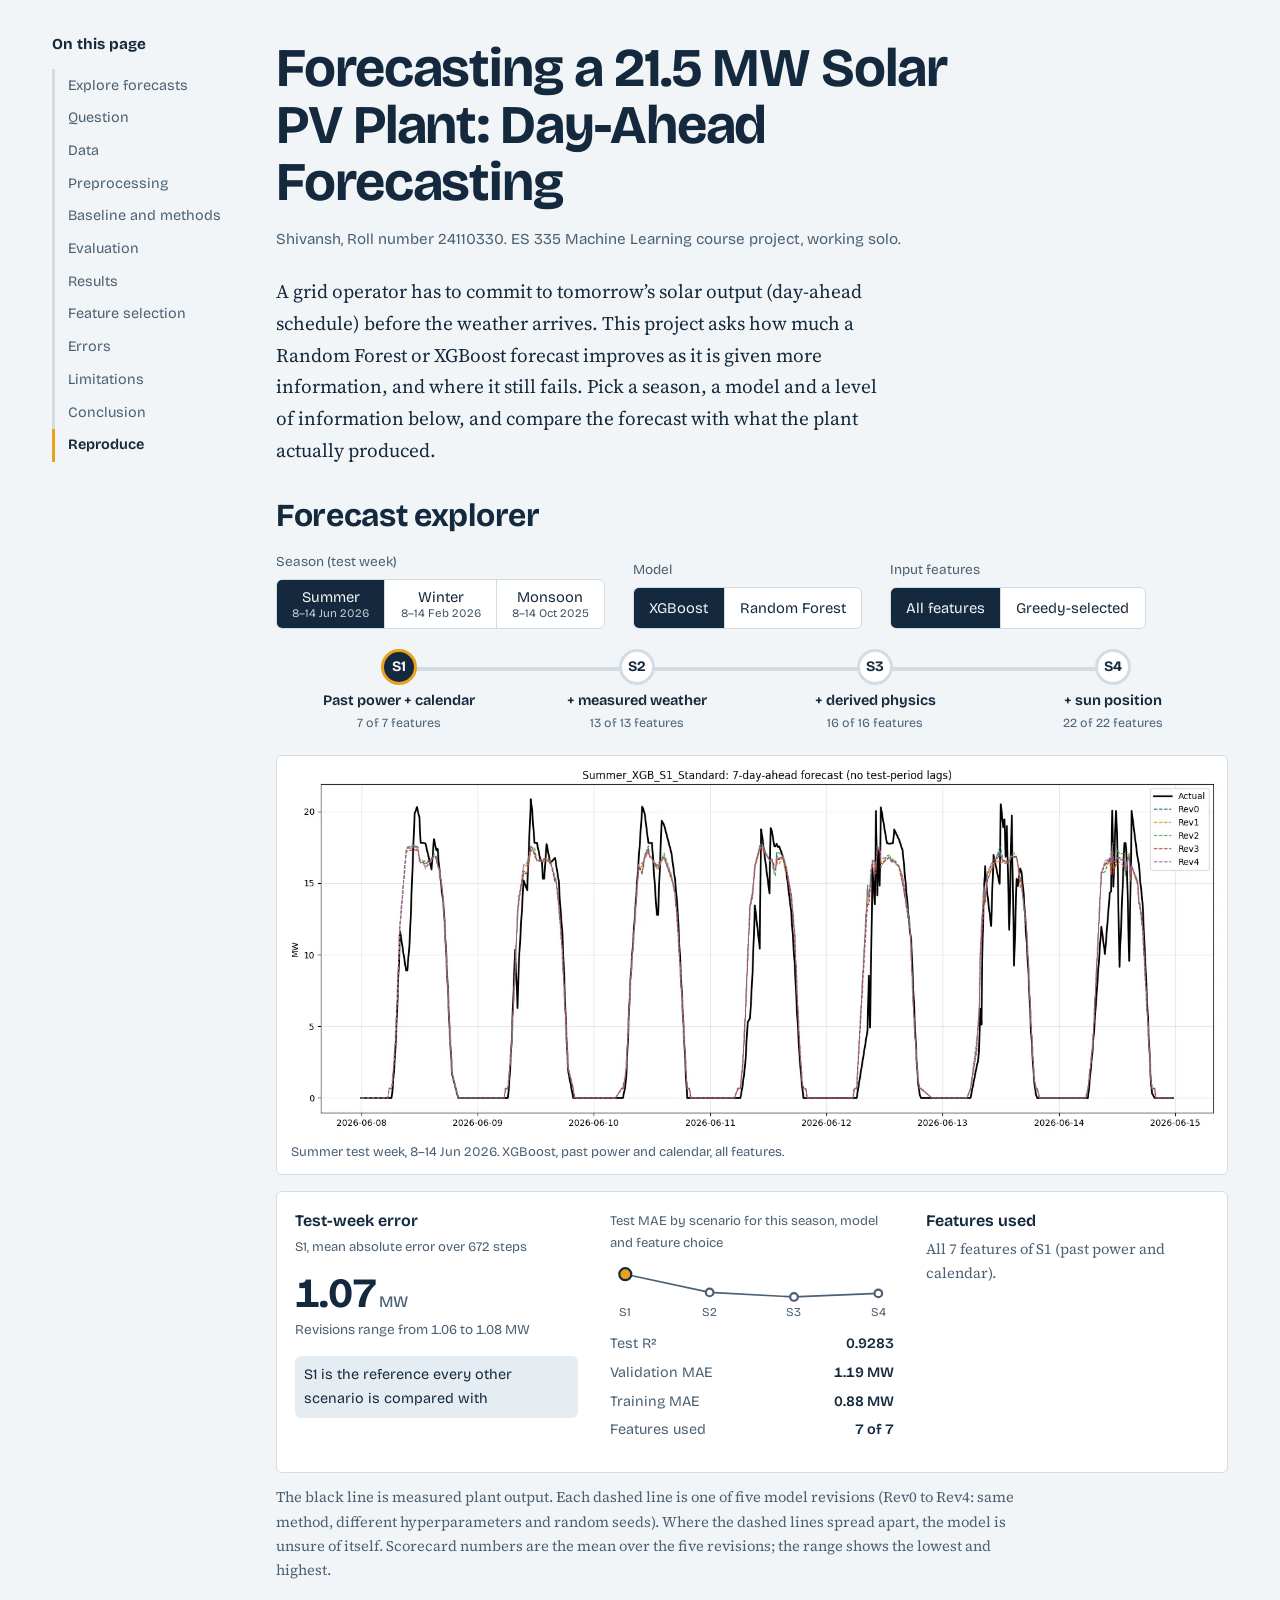
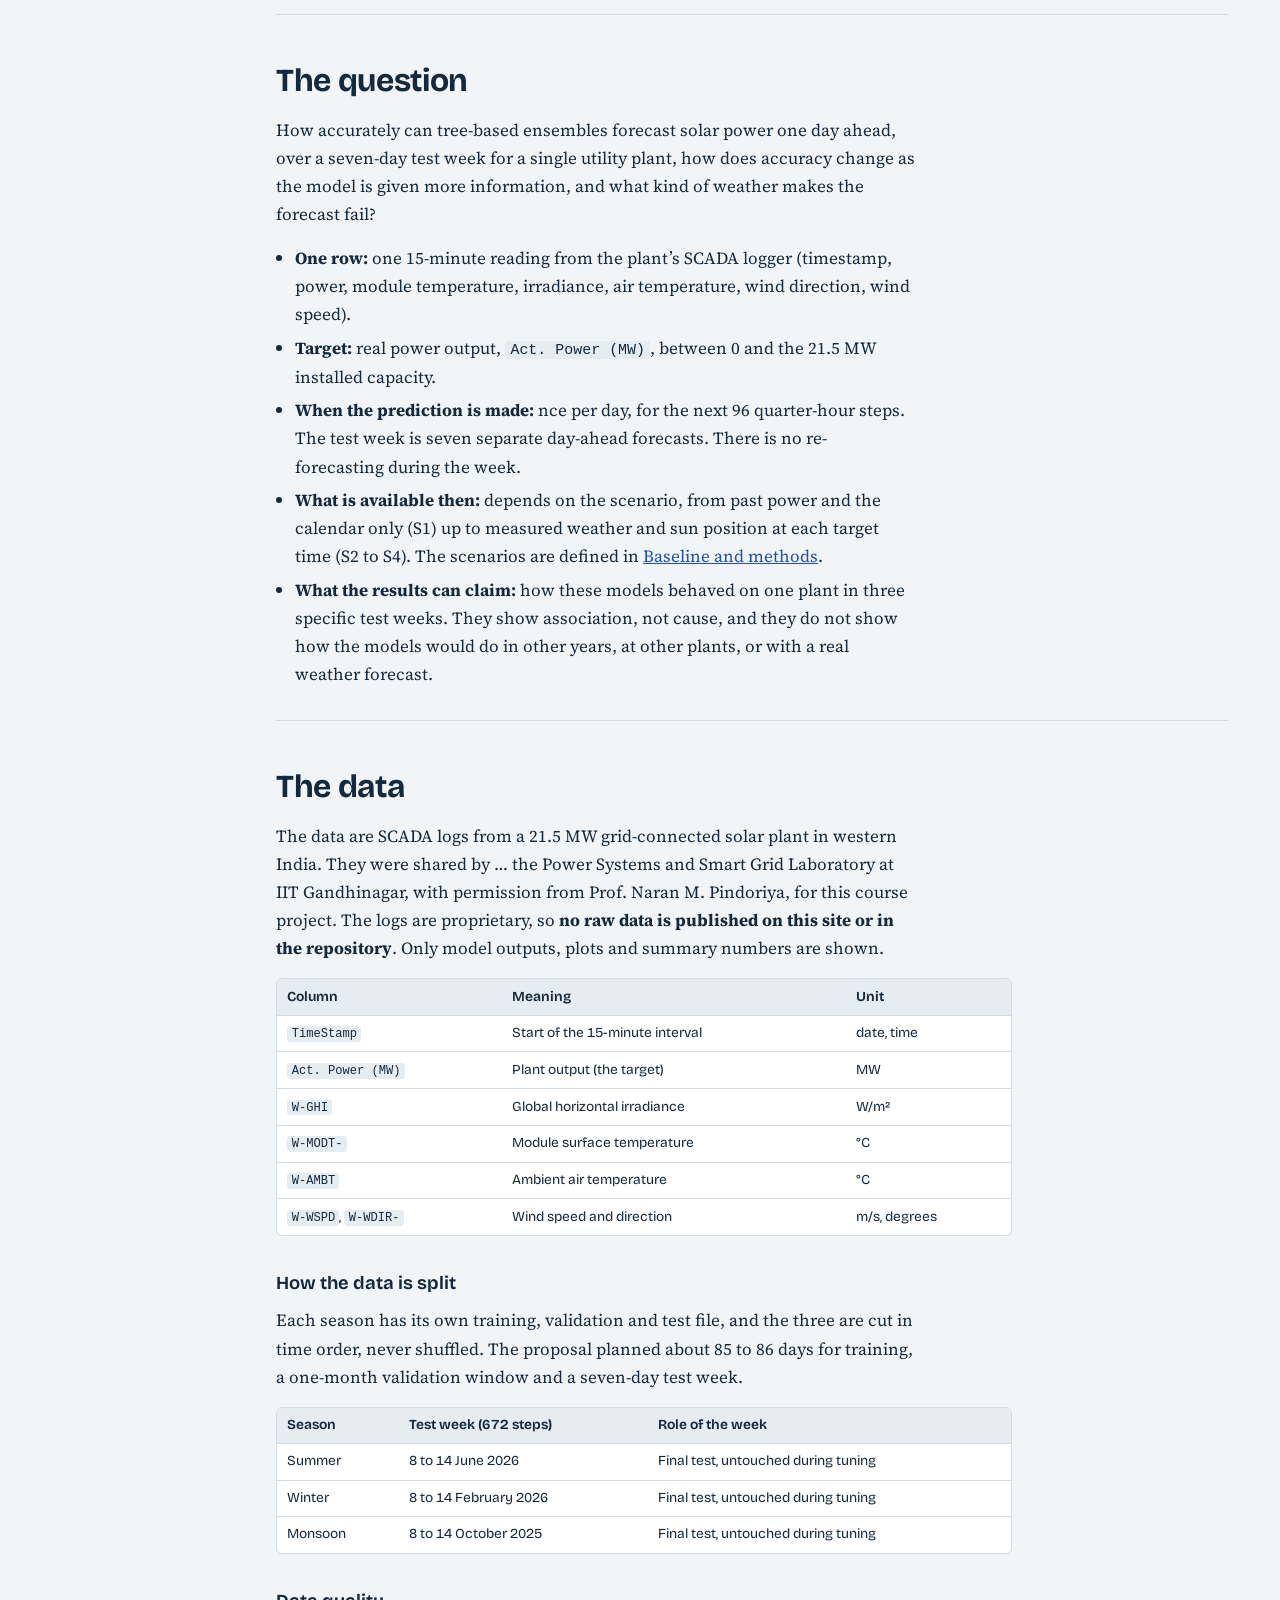
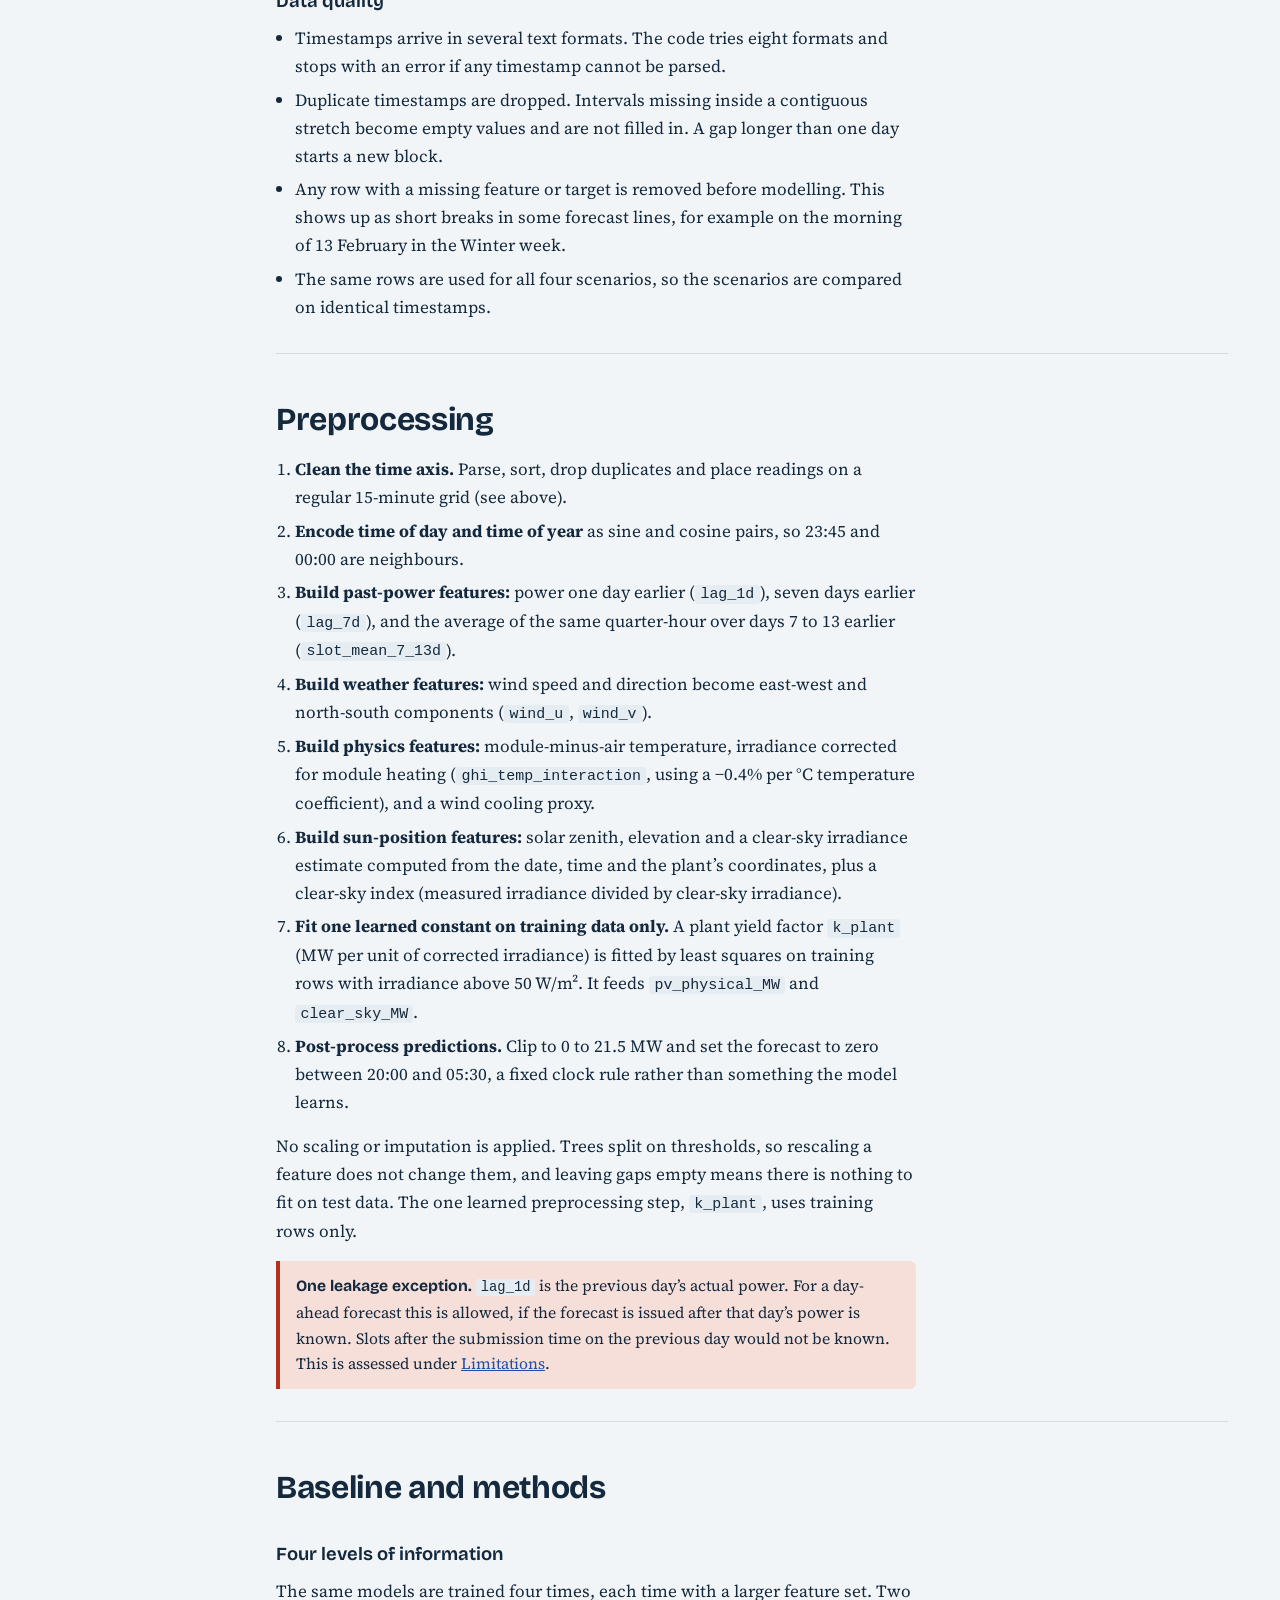
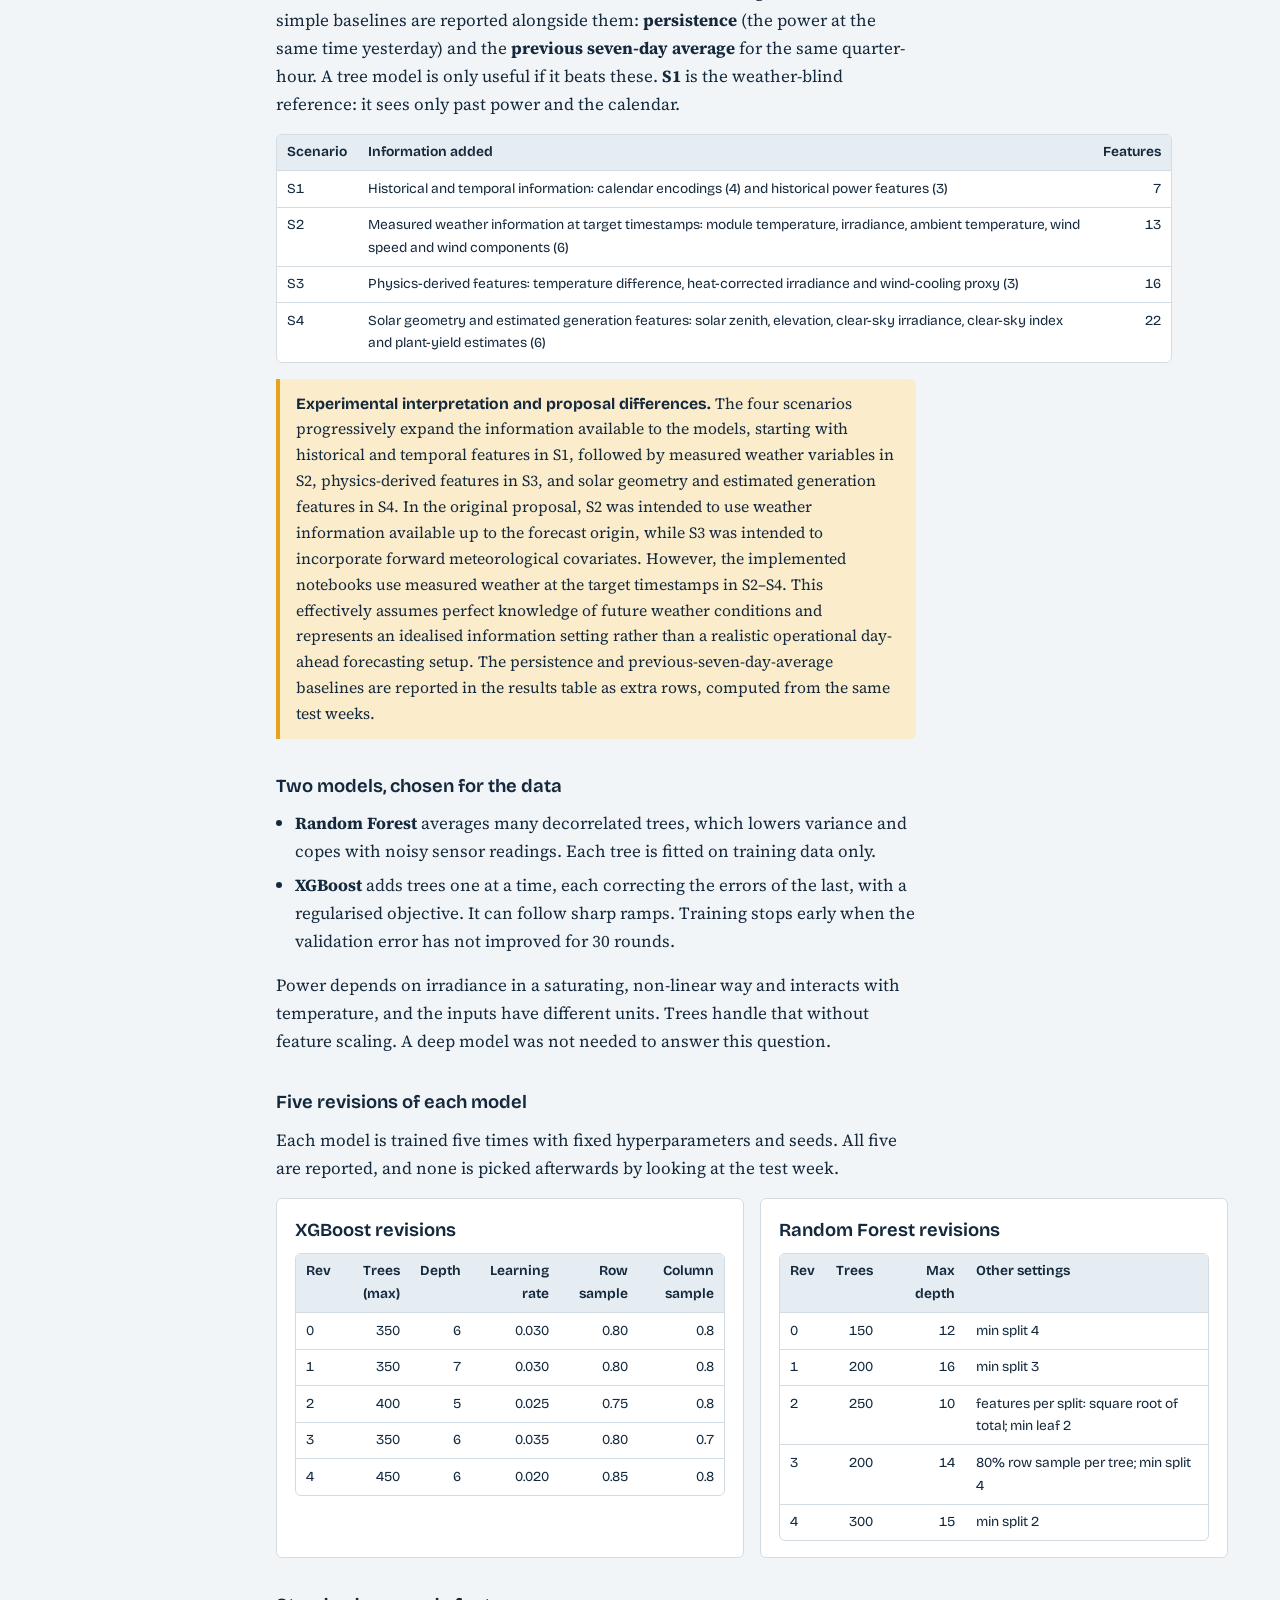
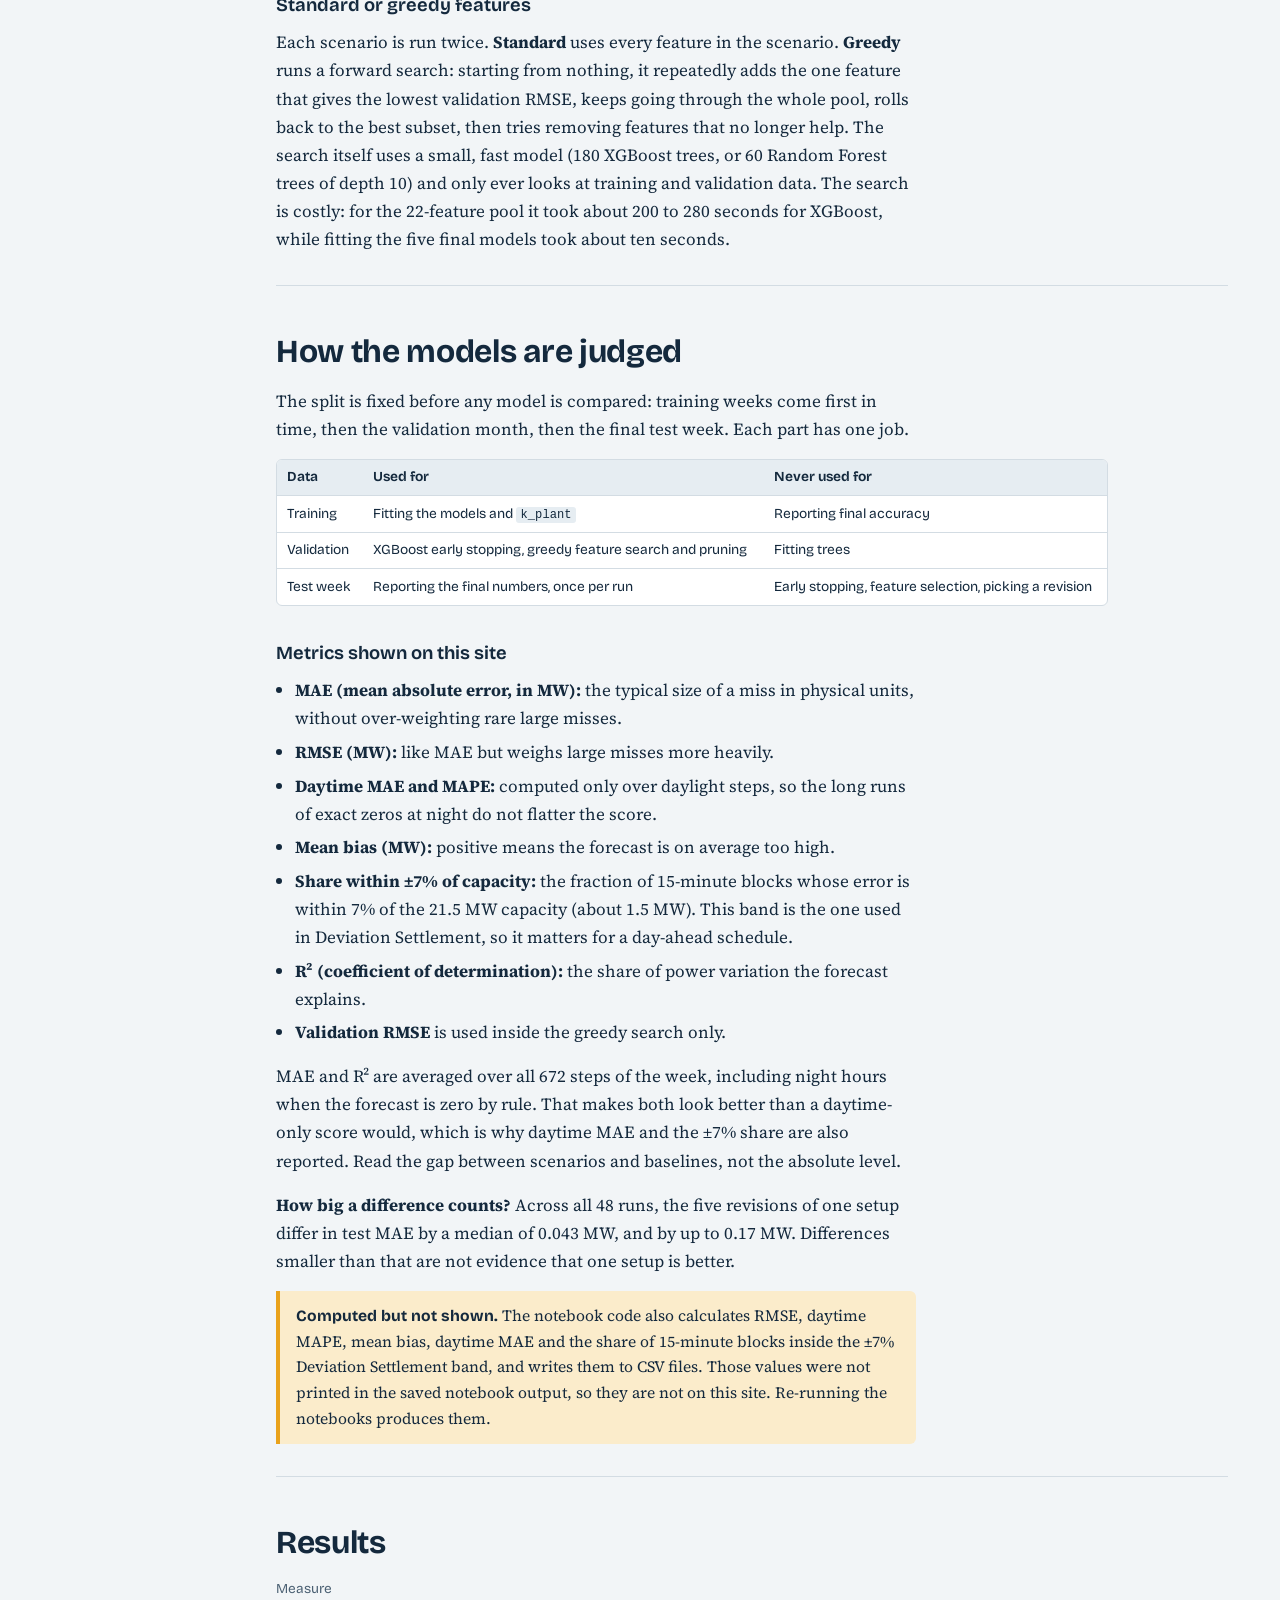
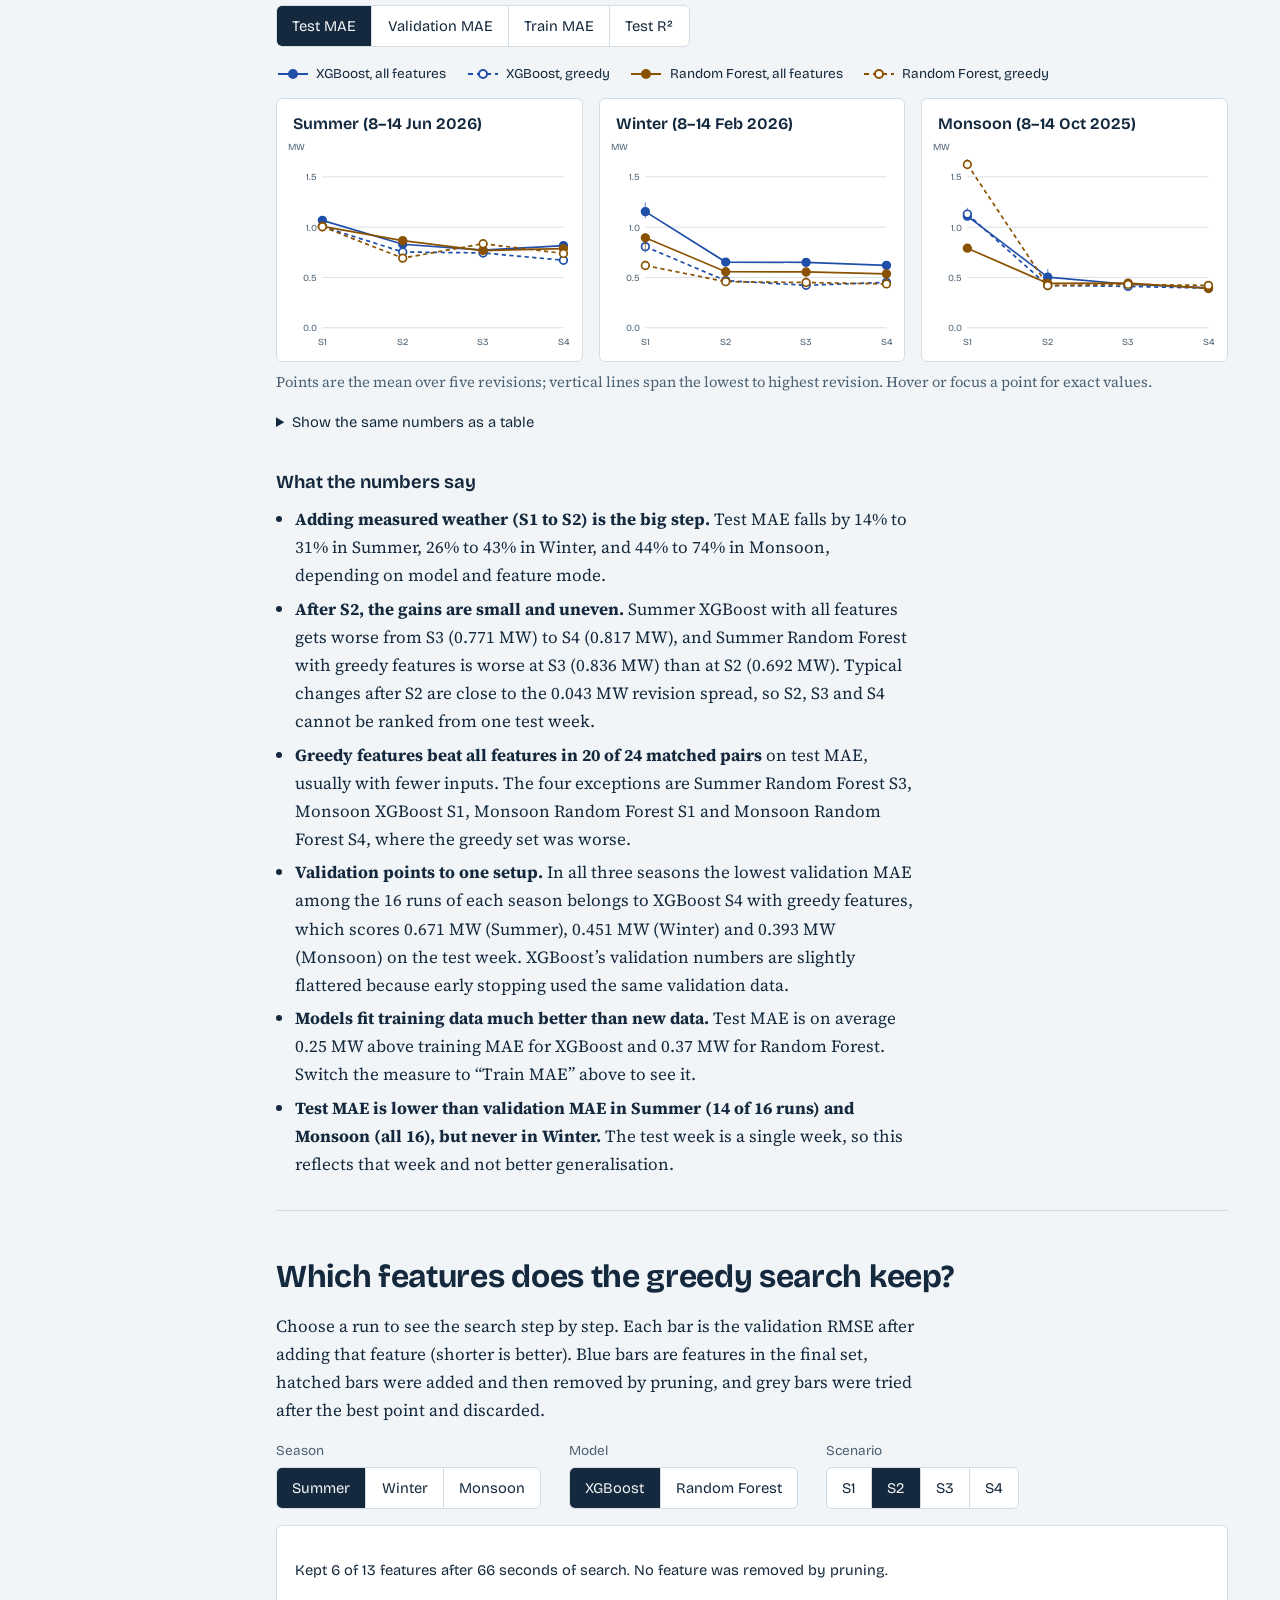
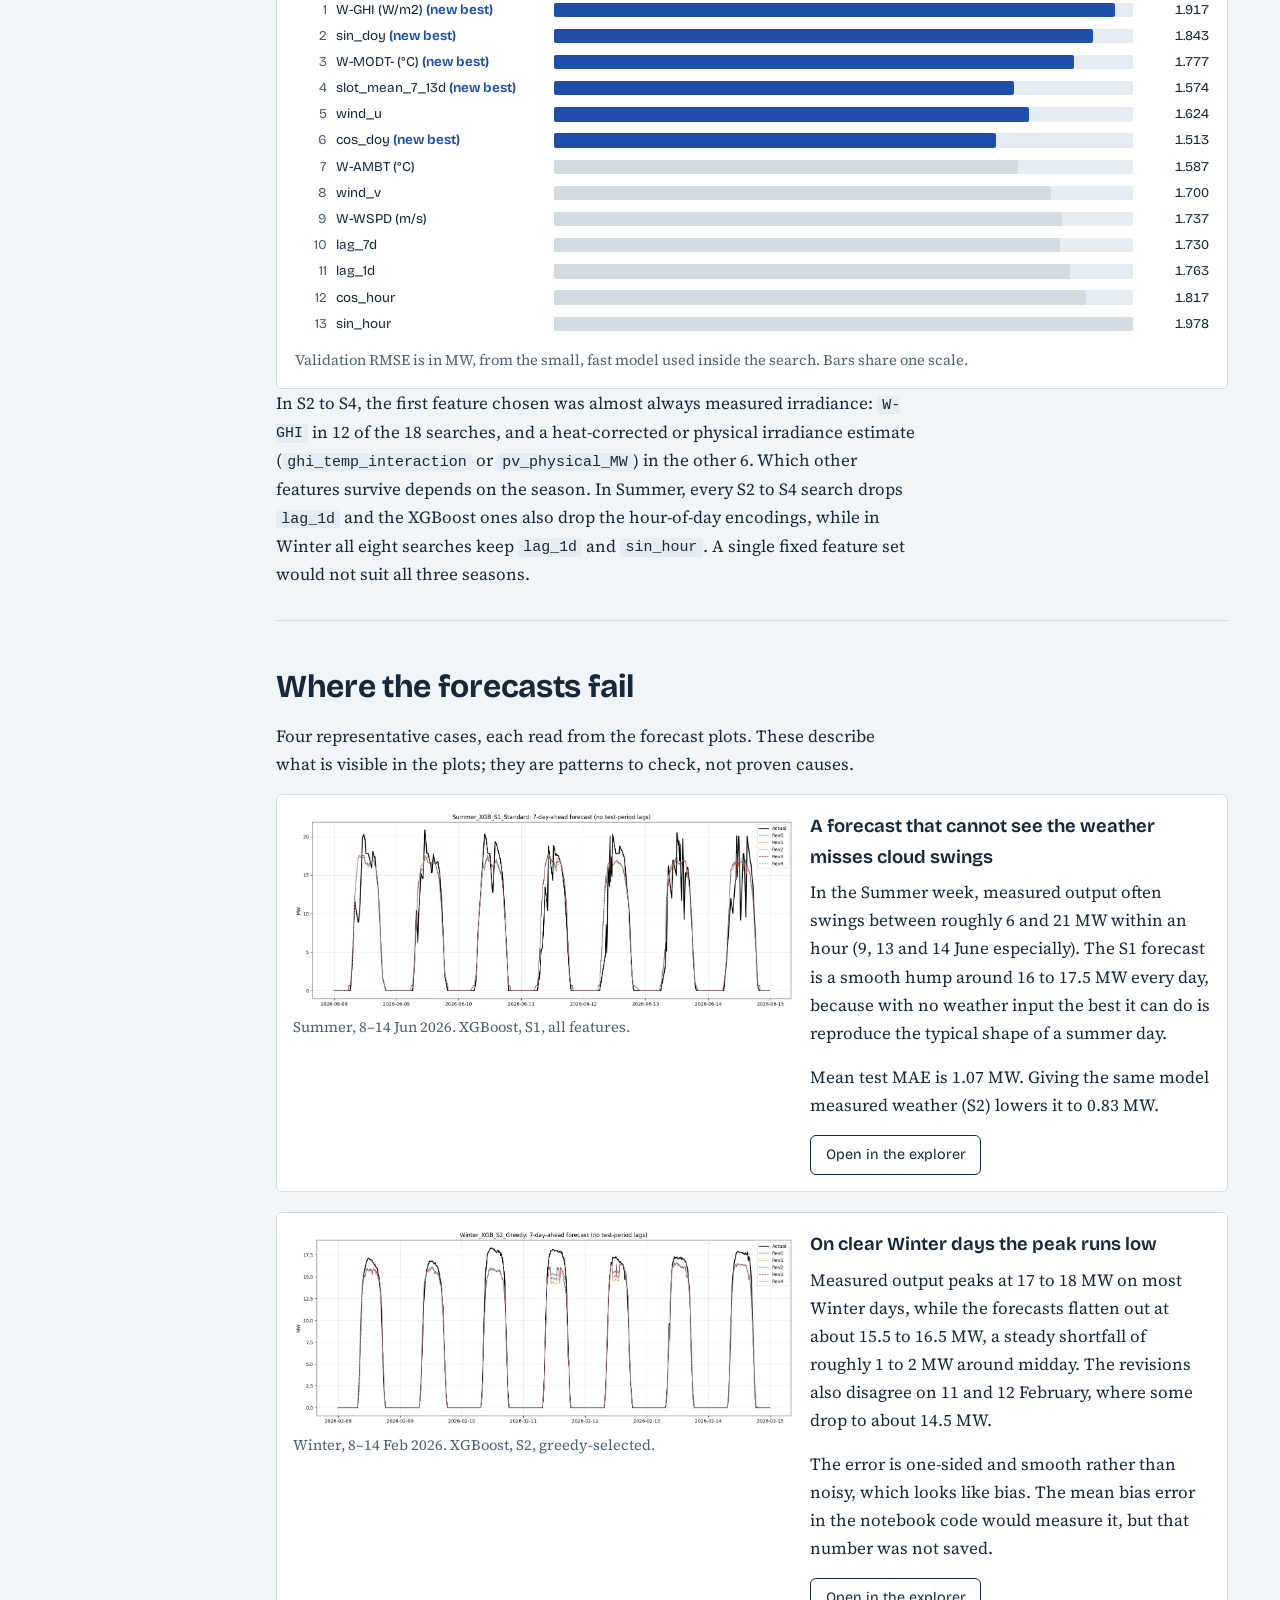
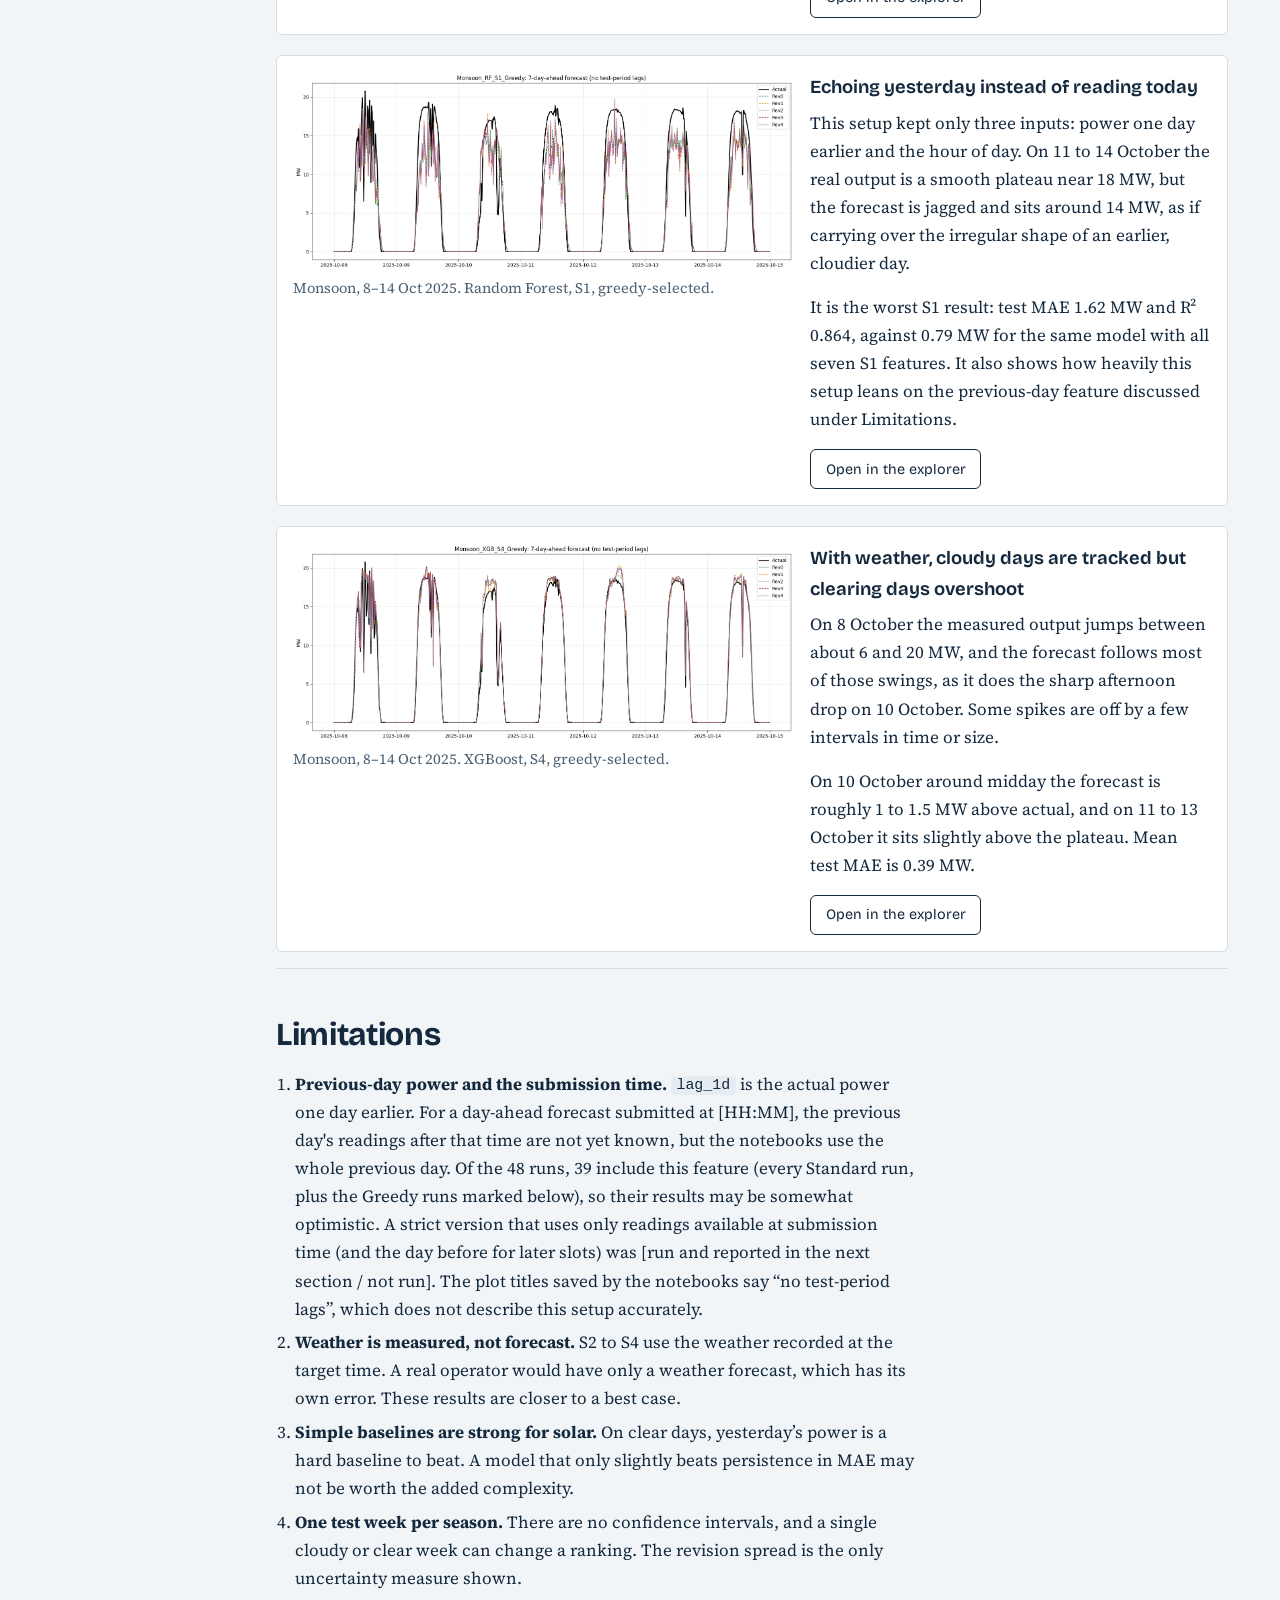
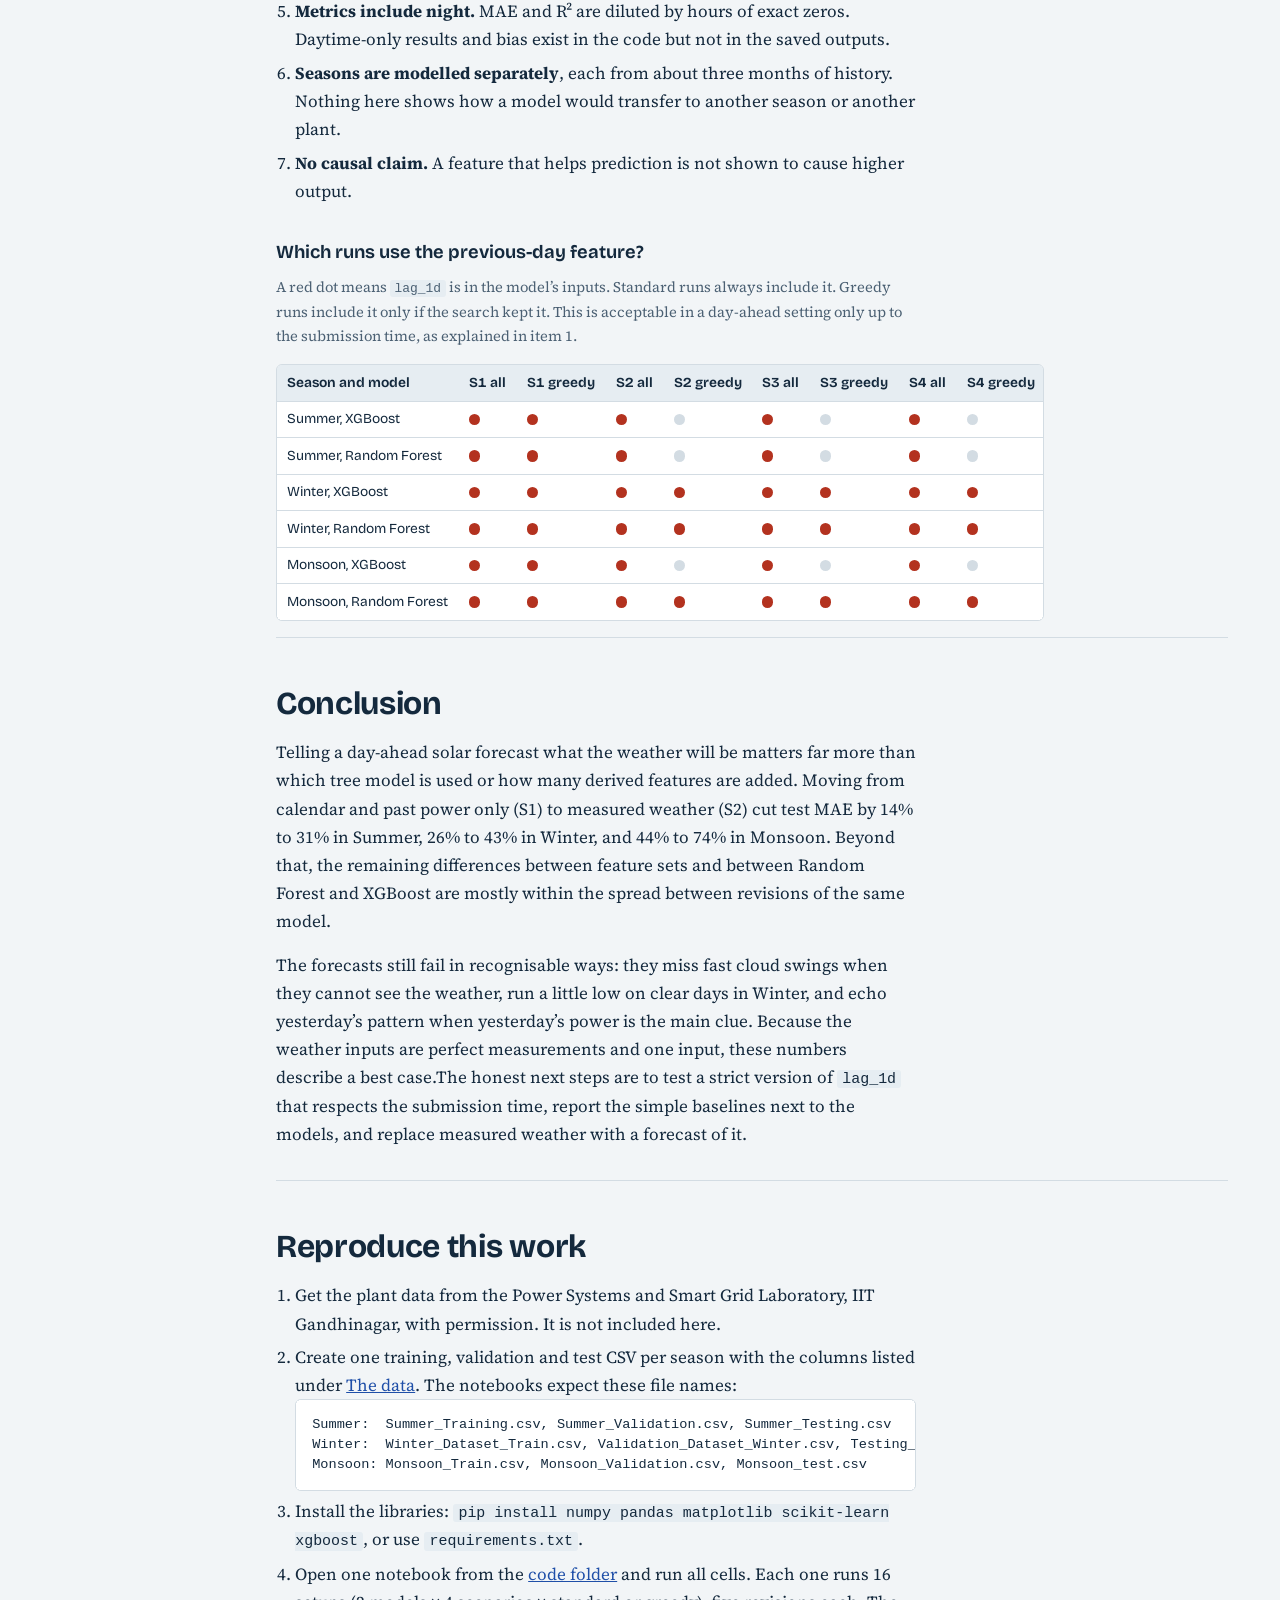
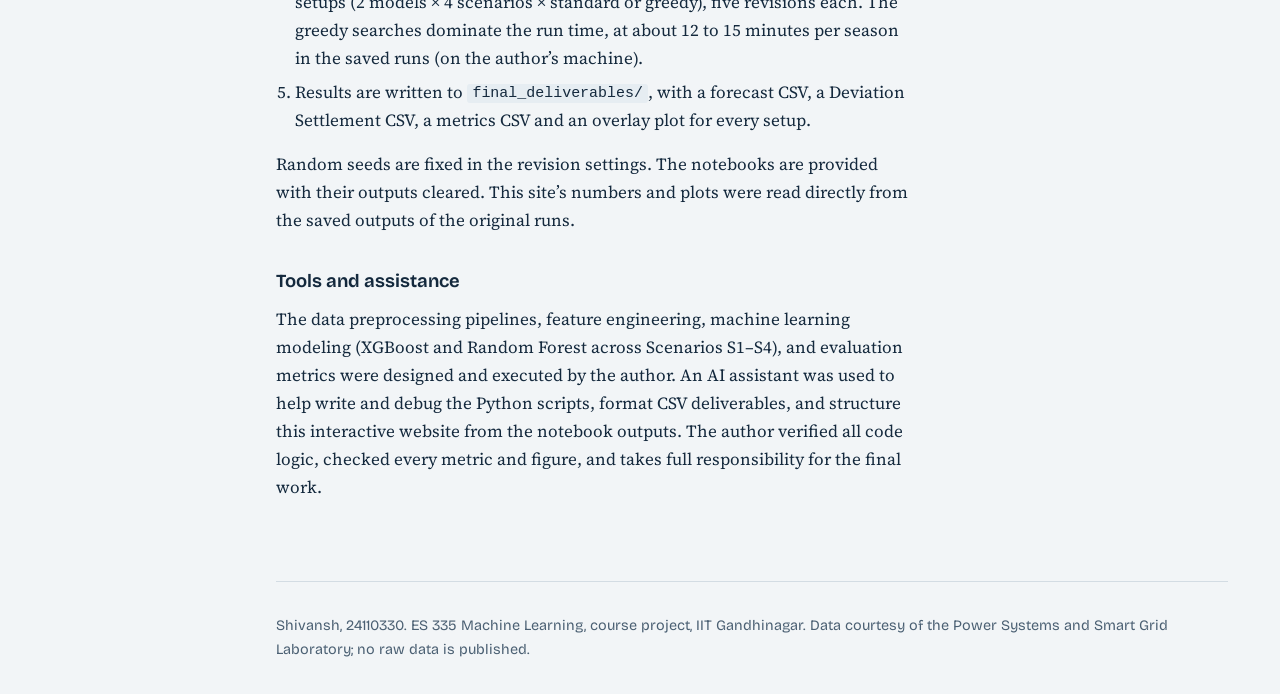
<file: index.html>
<!DOCTYPE html>
<html lang="en">
<head>
<meta charset="utf-8">
<meta name="viewport" content="width=device-width, initial-scale=1">
<title>Forecasting a 21.5 MW solar plant, Day Ahead</title>
<meta name="description" content="ES 335 course project: Random Forest and XGBoost forecasts of a 21.5 MW solar PV plant over three seasonal test weeks, with four levels of input information.day ahead.">
<link rel="icon" href="data:image/svg+xml,%3Csvg xmlns='http://www.w3.org/2000/svg' viewBox='0 0 100 100'%3E%3Ctext y='.9em' font-size='90'%3E☀%3C/text%3E%3C/svg%3E">
<link rel="preconnect" href="https://fonts.googleapis.com">
<link rel="preconnect" href="https://fonts.gstatic.com" crossorigin>
<link href="https://fonts.googleapis.com/css2?family=Bricolage+Grotesque:opsz,wght@12..96,400;12..96,500;12..96,650;12..96,700&family=Source+Serif+4:ital,opsz,wght@0,8..60,400;0,8..60,600;1,8..60,400&display=swap" rel="stylesheet">
<link rel="stylesheet" href="assets/style.css">
</head>
<body>
<a class="skip" href="#main">Skip to content</a>
<div class="shell">
<nav class="toc" aria-label="Sections">
  <strong>On this page</strong>
  <a href="#explorer">Explore forecasts</a>
  <a href="#question">Question</a>
  <a href="#data">Data</a>
  <a href="#preprocessing">Preprocessing</a>
  <a href="#methods">Baseline and methods</a>
  <a href="#evaluation">Evaluation</a>
  <a href="#results">Results</a>
  <a href="#selection">Feature selection</a>
  <a href="#errors">Errors</a>
  <a href="#limitations">Limitations</a>
  <a href="#conclusion">Conclusion</a>
  <a href="#reproduce">Reproduce</a>
</nav>

<main id="main">

<section class="first hero" aria-labelledby="h-top">
  <h1 id="h-top">Forecasting a 21.5 MW Solar PV Plant: Day-Ahead Forecasting</h1>
  <p class="byline">Shivansh, Roll number 24110330. ES 335 Machine Learning course project, working solo.</p>
  <p class="lead">A grid operator has to commit to tomorrow’s solar output (day-ahead schedule) before the weather arrives. This project asks how much a Random Forest or XGBoost forecast improves as it is given more information, and where it still fails. Pick a season, a model and a level of information below, and compare the forecast with what the plant actually produced.</p>
</section>

<section id="explorer" class="first" style="padding-top:0;border-top:0" aria-labelledby="h-explorer">
  <h2 id="h-explorer">Forecast explorer</h2>
  <div class="controls">
    <fieldset class="ctl"><legend>Season (test week)</legend>
      <div class="seg" role="radiogroup" aria-label="Season" data-ctl="season"></div></fieldset>
    <fieldset class="ctl"><legend>Model</legend>
      <div class="seg" role="radiogroup" aria-label="Model" data-ctl="model"></div></fieldset>
    <fieldset class="ctl"><legend>Input features</legend>
      <div class="seg" role="radiogroup" aria-label="Input features" data-ctl="mode"></div></fieldset>
  </div>

  <div class="rail" id="rail" role="radiogroup" aria-label="Level of information given to the model"><span class="fill" id="railfill" aria-hidden="true"></span></div>

  <div class="explorer">
    <figure class="plot" id="plotbox" style="margin:0">
      <img id="plotimg" alt="" width="1489" height="590">
      <div class="empty" id="plotempty" hidden></div>
      <figcaption id="plotcap"></figcaption>
    </figure>
    <aside class="score" id="score" aria-live="polite" aria-label="Scorecard for the selected forecast"></aside>
  </div>
  <p class="small" style="max-width:48rem;margin-top:.75rem">The black line is measured plant output. Each dashed line is one of five model revisions (Rev0 to Rev4: same method, different hyperparameters and random seeds). Where the dashed lines spread apart, the model is unsure of itself. Scorecard numbers are the mean over the five revisions; the range shows the lowest and highest.</p>
</section>

<section id="question" aria-labelledby="h-question">
  <h2 id="h-question">The question</h2>
  <div class="prose">
    <p>How accurately can tree-based ensembles forecast solar power one day ahead, over a seven-day test week for a single utility plant, how does accuracy change as the model is given more information, and what kind of weather makes the forecast fail?</p>
    <ul>
      <li><strong>One row:</strong> one 15-minute reading from the plant’s SCADA logger (timestamp, power, module temperature, irradiance, air temperature, wind direction, wind speed).</li>
      <li><strong>Target:</strong> real power output, <code>Act. Power (MW)</code>, between 0 and the 21.5 MW installed capacity.</li>
      <li><strong>When the prediction is made:</strong> nce per day, for the next 96 quarter-hour steps. The test week is seven separate day-ahead forecasts. There is no re-forecasting during the week.</li>
      <li><strong>What is available then:</strong> depends on the scenario, from past power and the calendar only (S1) up to measured weather and sun position at each target time (S2 to S4). The scenarios are defined in <a href="#methods">Baseline and methods</a>.</li>
      <li><strong>What the results can claim:</strong> how these models behaved on one plant in three specific test weeks. They show association, not cause, and they do not show how the models would do in other years, at other plants, or with a real weather forecast.</li>
    </ul>
  </div>
</section>

<section id="data" aria-labelledby="h-data">
  <h2 id="h-data">The data</h2>
  <div class="prose">
<p>The data are SCADA logs from a 21.5 MW grid-connected solar plant in western India. They were shared by … the Power Systems and Smart Grid Laboratory at IIT Gandhinagar, with permission from Prof. Naran M. Pindoriya, for this course project. The logs are proprietary, so <strong>no raw data is published on this site or in the repository</strong>. Only model outputs, plots and summary numbers are shown.</p>
  </div>
  <div class="tablewrap" style="max-width:46rem"><table>
    <thead><tr><th>Column</th><th>Meaning</th><th>Unit</th></tr></thead>
    <tbody>
      <tr><td><code>TimeStamp</code></td><td>Start of the 15-minute interval</td><td>date, time</td></tr>
      <tr><td><code>Act. Power (MW)</code></td><td>Plant output (the target)</td><td>MW</td></tr>
      <tr><td><code>W-GHI</code></td><td>Global horizontal irradiance</td><td>W/m²</td></tr>
      <tr><td><code>W-MODT-</code></td><td>Module surface temperature</td><td>°C</td></tr>
      <tr><td><code>W-AMBT</code></td><td>Ambient air temperature</td><td>°C</td></tr>
      <tr><td><code>W-WSPD</code>, <code>W-WDIR-</code></td><td>Wind speed and direction</td><td>m/s, degrees</td></tr>
    </tbody></table></div>
  <div class="prose">
    <h3>How the data is split</h3>
    <p>Each season has its own training, validation and test file, and the three are cut in time order, never shuffled. The proposal planned about 85 to 86 days for training, a one-month validation window and a seven-day test week.</p>
  </div>
  <div class="tablewrap" style="max-width:46rem"><table>
    <thead><tr><th>Season</th><th>Test week (672 steps)</th><th>Role of the week</th></tr></thead>
    <tbody>
      <tr><td>Summer</td><td>8 to 14 June 2026</td><td>Final test, untouched during tuning</td></tr>
      <tr><td>Winter</td><td>8 to 14 February 2026</td><td>Final test, untouched during tuning</td></tr>
      <tr><td>Monsoon</td><td>8 to 14 October 2025</td><td>Final test, untouched during tuning</td></tr>
    </tbody></table></div>
  <div class="prose">
    <h3>Data quality</h3>
    <ul>
      <li>Timestamps arrive in several text formats. The code tries eight formats and stops with an error if any timestamp cannot be parsed.</li>
      <li>Duplicate timestamps are dropped. Intervals missing inside a contiguous stretch become empty values and are not filled in. A gap longer than one day starts a new block.</li>
      <li>Any row with a missing feature or target is removed before modelling. This shows up as short breaks in some forecast lines, for example on the morning of 13 February in the Winter week.</li>
      <li>The same rows are used for all four scenarios, so the scenarios are compared on identical timestamps.</li>
    </ul>
  </div>
</section>

<section id="preprocessing" aria-labelledby="h-pre">
  <h2 id="h-pre">Preprocessing</h2>
  <div class="prose">
    <ol>
      <li><strong>Clean the time axis.</strong> Parse, sort, drop duplicates and place readings on a regular 15-minute grid (see above).</li>
      <li><strong>Encode time of day and time of year</strong> as sine and cosine pairs, so 23:45 and 00:00 are neighbours.</li>
      <li><strong>Build past-power features:</strong> power one day earlier (<code>lag_1d</code>), seven days earlier (<code>lag_7d</code>), and the average of the same quarter-hour over days 7 to 13 earlier (<code>slot_mean_7_13d</code>).</li>
      <li><strong>Build weather features:</strong> wind speed and direction become east-west and north-south components (<code>wind_u</code>, <code>wind_v</code>).</li>
      <li><strong>Build physics features:</strong> module-minus-air temperature, irradiance corrected for module heating (<code>ghi_temp_interaction</code>, using a −0.4% per °C temperature coefficient), and a wind cooling proxy.</li>
      <li><strong>Build sun-position features:</strong> solar zenith, elevation and a clear-sky irradiance estimate computed from the date, time and the plant’s coordinates, plus a clear-sky index (measured irradiance divided by clear-sky irradiance).</li>
      <li><strong>Fit one learned constant on training data only.</strong> A plant yield factor <code>k_plant</code> (MW per unit of corrected irradiance) is fitted by least squares on training rows with irradiance above 50 W/m². It feeds <code>pv_physical_MW</code> and <code>clear_sky_MW</code>.</li>
      <li><strong>Post-process predictions.</strong> Clip to 0 to 21.5 MW and set the forecast to zero between 20:00 and 05:30, a fixed clock rule rather than something the model learns.</li>
    </ol>
    <p>No scaling or imputation is applied. Trees split on thresholds, so rescaling a feature does not change them, and leaving gaps empty means there is nothing to fit on test data. The one learned preprocessing step, <code>k_plant</code>, uses training rows only.</p>
    <div class="note alert"><strong>One leakage exception.</strong> <code>lag_1d</code> is the previous day’s actual power. For a day-ahead forecast this is allowed, if the forecast is issued after that day’s power is known. Slots after the submission time on the previous day would not be known. This is assessed under <a href="#limitations">Limitations</a>.</div>
  </div>
</section>

<section id="methods" aria-labelledby="h-methods">
  <h2 id="h-methods">Baseline and methods</h2>
  <div class="prose">
    <h3>Four levels of information</h3>
<p>The same models are trained four times, each time with a larger feature set. Two simple baselines are reported alongside them: <strong>persistence</strong> (the power at the same time yesterday) and the <strong>previous seven-day average</strong> for the same quarter-hour. A tree model is only useful if it beats these. <strong>S1</strong> is the weather-blind reference: it sees only past power and the calendar.</p>
  </div>
  
<div class="tablewrap" style="max-width:56rem">
  <table>
    <thead>
      <tr>
        <th>Scenario</th>
        <th>Information added</th>
        <th class="num">Features</th>
      </tr>
    </thead>
    <tbody>
      <tr>
        <td>S1</td>
        <td>Historical and temporal information: calendar encodings (4) and historical power features (3)</td>
        <td class="num">7</td>
      </tr>
      <tr>
        <td>S2</td>
        <td>Measured weather information at target timestamps: module temperature, irradiance, ambient temperature, wind speed and wind components (6)</td>
        <td class="num">13</td>
      </tr>
      <tr>
        <td>S3</td>
        <td>Physics-derived features: temperature difference, heat-corrected irradiance and wind-cooling proxy (3)</td>
        <td class="num">16</td>
      </tr>
      <tr>
        <td>S4</td>
        <td>Solar geometry and estimated generation features: solar zenith, elevation, clear-sky irradiance, clear-sky index and plant-yield estimates (6)</td>
        <td class="num">22</td>
      </tr>
    </tbody>
  </table>
</div>

<div class="note">
  <strong>Experimental interpretation and proposal differences.</strong>
  The four scenarios progressively expand the information available to the models, starting with historical and temporal features in S1, followed by measured weather variables in S2, physics-derived features in S3, and solar geometry and estimated generation features in S4.

  In the original proposal, S2 was intended to use weather information available up to the forecast origin, while S3 was intended to incorporate forward meteorological covariates. However, the implemented notebooks use measured weather at the target timestamps in S2–S4. This effectively assumes perfect knowledge of future weather conditions and represents an idealised information setting rather than a realistic operational day-ahead forecasting setup.

 The persistence and previous-seven-day-average baselines are reported in the results table as extra rows, computed from the same test weeks.
</div>

  <!-- <div class="tablewrap" style="max-width:56rem"><table>
    <thead><tr><th>Scenario</th><th>Adds</th><th class="num">Features</th></tr></thead>
    <tbody>
      <tr><td>S1</td><td>Time encodings (4) and past power (3)</td><td class="num">7</td></tr>
      <tr><td>S2</td><td>Measured weather at the target time: module temperature, irradiance, air temperature, wind speed, wind components (6)</td><td class="num">13</td></tr>
      <tr><td>S3</td><td>Physics-derived features: temperature difference, heat-corrected irradiance, wind cooling proxy (3)</td><td class="num">16</td></tr>
      <tr><td>S4</td><td>Sun position: zenith cosine, elevation, clear-sky irradiance, clear-sky index, two plant-yield estimates (6)</td><td class="num">22</td></tr>
    </tbody></table></div>
  <div class="note"><strong>How this differs from the proposal.</strong> The proposal described S2 as weather observed up to the forecast time and S3 as forward weather covariates. In the notebooks, S2 to S4 all use the weather measured at the target time itself, which is the same as assuming a perfect weather forecast. S3 adds derived physics features, and S4 adds sun position. The persistence and diurnal-mean baselines in the proposal are not in the notebooks, so S1 is the only reference shown here.</div> -->

  <div class="prose">
    <h3>Two models, chosen for the data</h3>
    <ul>
      <li><strong>Random Forest</strong> averages many decorrelated trees, which lowers variance and copes with noisy sensor readings. Each tree is fitted on training data only.</li>
      <li><strong>XGBoost</strong> adds trees one at a time, each correcting the errors of the last, with a regularised objective. It can follow sharp ramps. Training stops early when the validation error has not improved for 30 rounds.</li>
    </ul>
    <p>Power depends on irradiance in a saturating, non-linear way and interacts with temperature, and the inputs have different units. Trees handle that without feature scaling. A deep model was not needed to answer this question.</p>
    <h3>Five revisions of each model</h3>
    <p>Each model is trained five times with fixed hyperparameters and seeds. All five are reported, and none is picked afterwards by looking at the test week.</p>
  </div>
  <div class="rev-grid">
    <div class="card"><h3>XGBoost revisions</h3>
      <div class="tablewrap"><table><thead><tr><th>Rev</th><th class="num">Trees (max)</th><th class="num">Depth</th><th class="num">Learning rate</th><th class="num">Row sample</th><th class="num">Column sample</th></tr></thead><tbody>
      <tr><td>0</td><td class="num">350</td><td class="num">6</td><td class="num">0.030</td><td class="num">0.80</td><td class="num">0.8</td></tr>
      <tr><td>1</td><td class="num">350</td><td class="num">7</td><td class="num">0.030</td><td class="num">0.80</td><td class="num">0.8</td></tr>
      <tr><td>2</td><td class="num">400</td><td class="num">5</td><td class="num">0.025</td><td class="num">0.75</td><td class="num">0.8</td></tr>
      <tr><td>3</td><td class="num">350</td><td class="num">6</td><td class="num">0.035</td><td class="num">0.80</td><td class="num">0.7</td></tr>
      <tr><td>4</td><td class="num">450</td><td class="num">6</td><td class="num">0.020</td><td class="num">0.85</td><td class="num">0.8</td></tr></tbody></table></div></div>
    <div class="card"><h3>Random Forest revisions</h3>
      <div class="tablewrap"><table><thead><tr><th>Rev</th><th class="num">Trees</th><th class="num">Max depth</th><th>Other settings</th></tr></thead><tbody>
      <tr><td>0</td><td class="num">150</td><td class="num">12</td><td>min split 4</td></tr>
      <tr><td>1</td><td class="num">200</td><td class="num">16</td><td>min split 3</td></tr>
      <tr><td>2</td><td class="num">250</td><td class="num">10</td><td>features per split: square root of total; min leaf 2</td></tr>
      <tr><td>3</td><td class="num">200</td><td class="num">14</td><td>80% row sample per tree; min split 4</td></tr>
      <tr><td>4</td><td class="num">300</td><td class="num">15</td><td>min split 2</td></tr></tbody></table></div></div>
  </div>
  <div class="prose">
    <h3>Standard or greedy features</h3>
    <p>Each scenario is run twice. <strong>Standard</strong> uses every feature in the scenario. <strong>Greedy</strong> runs a forward search: starting from nothing, it repeatedly adds the one feature that gives the lowest validation RMSE, keeps going through the whole pool, rolls back to the best subset, then tries removing features that no longer help. The search itself uses a small, fast model (180 XGBoost trees, or 60 Random Forest trees of depth 10) and only ever looks at training and validation data. The search is costly: for the 22-feature pool it took about 200 to 280 seconds for XGBoost, while fitting the five final models took about ten seconds.</p>
  </div>
</section>

<section id="evaluation" aria-labelledby="h-eval">
  <h2 id="h-eval">How the models are judged</h2>
  <div class="prose">
    <p>The split is fixed before any model is compared: training weeks come first in time, then the validation month, then the final test week. Each part has one job.</p>
  </div>
  <div class="tablewrap" style="max-width:52rem"><table>
    <thead><tr><th>Data</th><th>Used for</th><th>Never used for</th></tr></thead>
    <tbody>
      <tr><td>Training</td><td>Fitting the models and <code>k_plant</code></td><td>Reporting final accuracy</td></tr>
      <tr><td>Validation</td><td>XGBoost early stopping, greedy feature search and pruning</td><td>Fitting trees</td></tr>
      <tr><td>Test week</td><td>Reporting the final numbers, once per run</td><td>Early stopping, feature selection, picking a revision</td></tr>
    </tbody></table></div>
  <div class="prose">
    <h3>Metrics shown on this site</h3>
    <ul>
      <li><strong>MAE (mean absolute error, in MW):</strong> the typical size of a miss in physical units, without over-weighting rare large misses.</li>
<li><strong>RMSE (MW):</strong> like MAE but weighs large misses more heavily.</li>
<li><strong>Daytime MAE and MAPE:</strong> computed only over daylight steps, so the long runs of exact zeros at night do not flatter the score.</li>
<li><strong>Mean bias (MW):</strong> positive means the forecast is on average too high.</li>
<li><strong>Share within ±7% of capacity:</strong> the fraction of 15-minute blocks whose error is within 7% of the 21.5 MW capacity (about 1.5 MW). This band is the one used in Deviation Settlement, so it matters for a day-ahead schedule.</li>
<li><strong>R² (coefficient of determination):</strong> the share of power variation the forecast explains.</li>
<li><strong>Validation RMSE</strong> is used inside the greedy search only.</li>
      <!-- <li><strong>MAE (mean absolute error, in MW):</strong> the typical size of a miss in physical units, without over-weighting rare large misses.</li>
      <li><strong>R² (coefficient of determination):</strong> the share of power variation the forecast explains.</li>
      <li><strong>Validation RMSE</strong> is used inside the greedy search only, because it punishes large misses more.</li> -->
    </ul>
    <!-- <p>Both MAE and R² are averaged over all 672 steps of the week, including night hours when the forecast is zero by rule. That makes both look better than a daytime-only score would, and it is why even the weather-blind S1 model has an R² above 0.86. Read the gap between scenarios, not the absolute level.</p> -->
    <p>MAE and R² are averaged over all 672 steps of the week, including night hours when the forecast is zero by rule. That makes both look better than a daytime-only score would, which is why daytime MAE and the ±7% share are also reported. Read the gap between scenarios and baselines, not the absolute level.</p>
    <p><strong>How big a difference counts?</strong> Across all 48 runs, the five revisions of one setup differ in test MAE by a median of 0.043 MW, and by up to 0.17 MW. Differences smaller than that are not evidence that one setup is better.</p>
    <div class="note"><strong>Computed but not shown.</strong> The notebook code also calculates RMSE, daytime MAPE, mean bias, daytime MAE and the share of 15-minute blocks inside the ±7% Deviation Settlement band, and writes them to CSV files. Those values were not printed in the saved notebook output, so they are not on this site. Re-running the notebooks produces them.</div>
  </div>
</section>

<section id="results" aria-labelledby="h-results">
  <h2 id="h-results">Results</h2>
  <div class="controls">
    <fieldset class="ctl"><legend>Measure</legend>
      <div class="seg" role="radiogroup" aria-label="Measure" data-ctl="lens"></div></fieldset>
  </div>
  <div class="legend" id="legend" aria-hidden="true"></div>
  <div class="charts" id="charts"></div>
  <p class="small" style="margin-top:.5rem">Points are the mean over five revisions; vertical lines span the lowest to highest revision. Hover or focus a point for exact values.</p>
  <details class="tbl"><summary>Show the same numbers as a table</summary><div class="tablewrap" id="restable"></div></details>

  <div class="prose">
    <h3>What the numbers say</h3>
    <ul>
      <li><strong>Adding measured weather (S1 to S2) is the big step.</strong> Test MAE falls by 14% to 31% in Summer, 26% to 43% in Winter, and 44% to 74% in Monsoon, depending on model and feature mode.</li>
      <li><strong>After S2, the gains are small and uneven.</strong> Summer XGBoost with all features gets worse from S3 (0.771 MW) to S4 (0.817 MW), and Summer Random Forest with greedy features is worse at S3 (0.836 MW) than at S2 (0.692 MW). Typical changes after S2 are close to the 0.043 MW revision spread, so S2, S3 and S4 cannot be ranked from one test week.</li>
      <li><strong>Greedy features beat all features in 20 of 24 matched pairs</strong> on test MAE, usually with fewer inputs. The four exceptions are Summer Random Forest S3, Monsoon XGBoost S1, Monsoon Random Forest S1 and Monsoon Random Forest S4, where the greedy set was worse.</li>
      <li><strong>Validation points to one setup.</strong> In all three seasons the lowest validation MAE among the 16 runs of each season belongs to XGBoost S4 with greedy features, which scores 0.671 MW (Summer), 0.451 MW (Winter) and 0.393 MW (Monsoon) on the test week. XGBoost’s validation numbers are slightly flattered because early stopping used the same validation data.</li>
      <li><strong>Models fit training data much better than new data.</strong> Test MAE is on average 0.25 MW above training MAE for XGBoost and 0.37 MW for Random Forest. Switch the measure to “Train MAE” above to see it.</li>
      <li><strong>Test MAE is lower than validation MAE in Summer (14 of 16 runs) and Monsoon (all 16), but never in Winter.</strong> The test week is a single week, so this reflects that week and not better generalisation.</li>
    </ul>
  </div>
</section>

<section id="selection" aria-labelledby="h-sel">
  <h2 id="h-sel">Which features does the greedy search keep?</h2>
  <div class="prose"><p>Choose a run to see the search step by step. Each bar is the validation RMSE after adding that feature (shorter is better). Blue bars are features in the final set, hatched bars were added and then removed by pruning, and grey bars were tried after the best point and discarded.</p></div>
  <div class="controls">
    <fieldset class="ctl"><legend>Season</legend><div class="seg" role="radiogroup" aria-label="Season for search" data-ctl="s_season"></div></fieldset>
    <fieldset class="ctl"><legend>Model</legend><div class="seg" role="radiogroup" aria-label="Model for search" data-ctl="s_model"></div></fieldset>
    <fieldset class="ctl"><legend>Scenario</legend><div class="seg" role="radiogroup" aria-label="Scenario for search" data-ctl="s_scen"></div></fieldset>
  </div>
  <div class="card" id="selbox"></div>
  <div class="prose">
    <p>In S2 to S4, the first feature chosen was almost always measured irradiance: <code>W-GHI</code> in 12 of the 18 searches, and a heat-corrected or physical irradiance estimate (<code>ghi_temp_interaction</code> or <code>pv_physical_MW</code>) in the other 6. Which other features survive depends on the season. In Summer, every S2 to S4 search drops <code>lag_1d</code> and the XGBoost ones also drop the hour-of-day encodings, while in Winter all eight searches keep <code>lag_1d</code> and <code>sin_hour</code>. A single fixed feature set would not suit all three seasons.</p>
  </div>
</section>

<section id="errors" aria-labelledby="h-errors">
  <h2 id="h-errors">Where the forecasts fail</h2>
  <div class="prose"><p>Four representative cases, each read from the forecast plots. These describe what is visible in the plots; they are patterns to check, not proven causes.</p></div>
  <div class="cases" id="cases"></div>
</section>

<section id="limitations" aria-labelledby="h-lim">
  <h2 id="h-lim">Limitations</h2>
  <div class="prose">
    <ol>
      <li><strong>Previous-day power and the submission time.</strong> <code>lag_1d</code> is the actual power one day earlier. For a day-ahead forecast submitted at [HH:MM], the previous day's readings after that time are not yet known, but the notebooks use the whole previous day. Of the 48 runs, 39 include this feature (every Standard run, plus the Greedy runs marked below), so their results may be somewhat optimistic. A strict version that uses only readings available at submission time (and the day before for later slots) was [run and reported in the next section / not run]. The plot titles saved by the notebooks say “no test-period lags”, which does not describe this setup accurately.</li>
      <li><strong>Weather is measured, not forecast.</strong> S2 to S4 use the weather recorded at the target time. A real operator would have only a weather forecast, which has its own error. These results are closer to a best case.</li>
      <li><strong>Simple baselines are strong for solar.</strong> On clear days, yesterday’s power is a hard baseline to beat. A model that only slightly beats persistence in MAE may not be worth the added complexity.</li>
      <li><strong>One test week per season.</strong> There are no confidence intervals, and a single cloudy or clear week can change a ranking. The revision spread is the only uncertainty measure shown.</li>
      <li><strong>Metrics include night.</strong> MAE and R² are diluted by hours of exact zeros. Daytime-only results and bias exist in the code but not in the saved outputs.</li>
      <li><strong>Seasons are modelled separately</strong>, each from about three months of history. Nothing here shows how a model would transfer to another season or another plant.</li>
      <li><strong>No causal claim.</strong> A feature that helps prediction is not shown to cause higher output.</li>
    </ol>
    <h3>Which runs use the previous-day feature?</h3>
<p class="small">A red dot means <code>lag_1d</code> is in the model’s inputs. Standard runs always include it. Greedy runs include it only if the search kept it. This is acceptable in a day-ahead setting only up to the submission time, as explained in item 1.</p>
  </div>
  <div class="tablewrap" style="max-width:48rem"><table id="leaktable"></table></div>
</section>

<section id="conclusion" aria-labelledby="h-concl">
  <h2 id="h-concl">Conclusion</h2>
  <div class="prose">
    <p>Telling a day-ahead solar forecast what the weather will be matters far more than which tree model is used or how many derived features are added. Moving from calendar and past power only (S1) to measured weather (S2) cut test MAE by 14% to 31% in Summer, 26% to 43% in Winter, and 44% to 74% in Monsoon. Beyond that, the remaining differences between feature sets and between Random Forest and XGBoost are mostly within the spread between revisions of the same model.</p>
    <p>The forecasts still fail in recognisable ways: they miss fast cloud swings when they cannot see the weather, run a little low on clear days in Winter, and echo yesterday’s pattern when yesterday’s power is the main clue. Because the weather inputs are perfect measurements and one input, these numbers describe a best case.The honest next steps are to test a strict version of <code>lag_1d</code> that respects the submission time, report the simple baselines next to the models, and replace measured weather with a forecast of it.</p>
  </div>
</section>

<section id="reproduce" aria-labelledby="h-repro">
  <h2 id="h-repro">Reproduce this work</h2>
  <div class="prose">
    <ol>
      <li>Get the plant data from the Power Systems and Smart Grid Laboratory, IIT Gandhinagar, with permission. It is not included here.</li>
      <li>Create one training, validation and test CSV per season with the columns listed under <a href="#data">The data</a>. The notebooks expect these file names:
        <div class="pre">Summer:  Summer_Training.csv, Summer_Validation.csv, Summer_Testing.csv
Winter:  Winter_Dataset_Train.csv, Validation_Dataset_Winter.csv, Testing_Dataset_Winter.csv
Monsoon: Monsoon_Train.csv, Monsoon_Validation.csv, Monsoon_test.csv</div></li>
      <li>Install the libraries: <code>pip install numpy pandas matplotlib scikit-learn xgboost</code>, or use <code>requirements.txt</code>.</li>
      <li>Open one notebook from the <a href="code/">code folder</a> and run all cells. Each one runs 16 setups (2 models × 4 scenarios × standard or greedy), five revisions each. The greedy searches dominate the run time, at about 12 to 15 minutes per season in the saved runs (on the author’s machine).</li>
      <li>Results are written to <code>final_deliverables/</code>, with a forecast CSV, a Deviation Settlement CSV, a metrics CSV and an overlay plot for every setup.</li>
    </ol>
    <p>Random seeds are fixed in the revision settings. The notebooks are provided with their outputs cleared. This site’s numbers and plots were read directly from the saved outputs of the original runs.</p>
    <h3>Tools and assistance</h3>
    <p>The data preprocessing pipelines, feature engineering, machine learning modeling (XGBoost and Random Forest across Scenarios S1–S4), and evaluation metrics were designed and executed by the author. An AI assistant was used to help write and debug the Python scripts, format CSV deliverables, and structure this interactive website from the notebook outputs. The author verified all code logic, checked every metric and figure, and takes full responsibility for the final work.</p>
    <!-- <p>The modelling code and analysis are the author’s own. This website was built with the help of Claude, an AI assistant from Anthropic, which turned the saved notebook outputs into the pages, charts and text. The author is responsible for checking every figure and can explain any part of the work.</p> -->
  </div>
</section>

<footer>
  Shivansh, 24110330. ES 335 Machine Learning, course project, IIT Gandhinagar. Data courtesy of the Power Systems and Smart Grid Laboratory; no raw data is published.
</footer>
</main>
</div>
<div class="tip" id="tip" role="status"></div>
<script src="data/results.js"></script>
<script src="assets/app.js"></script>
</body>
</html>
</file>
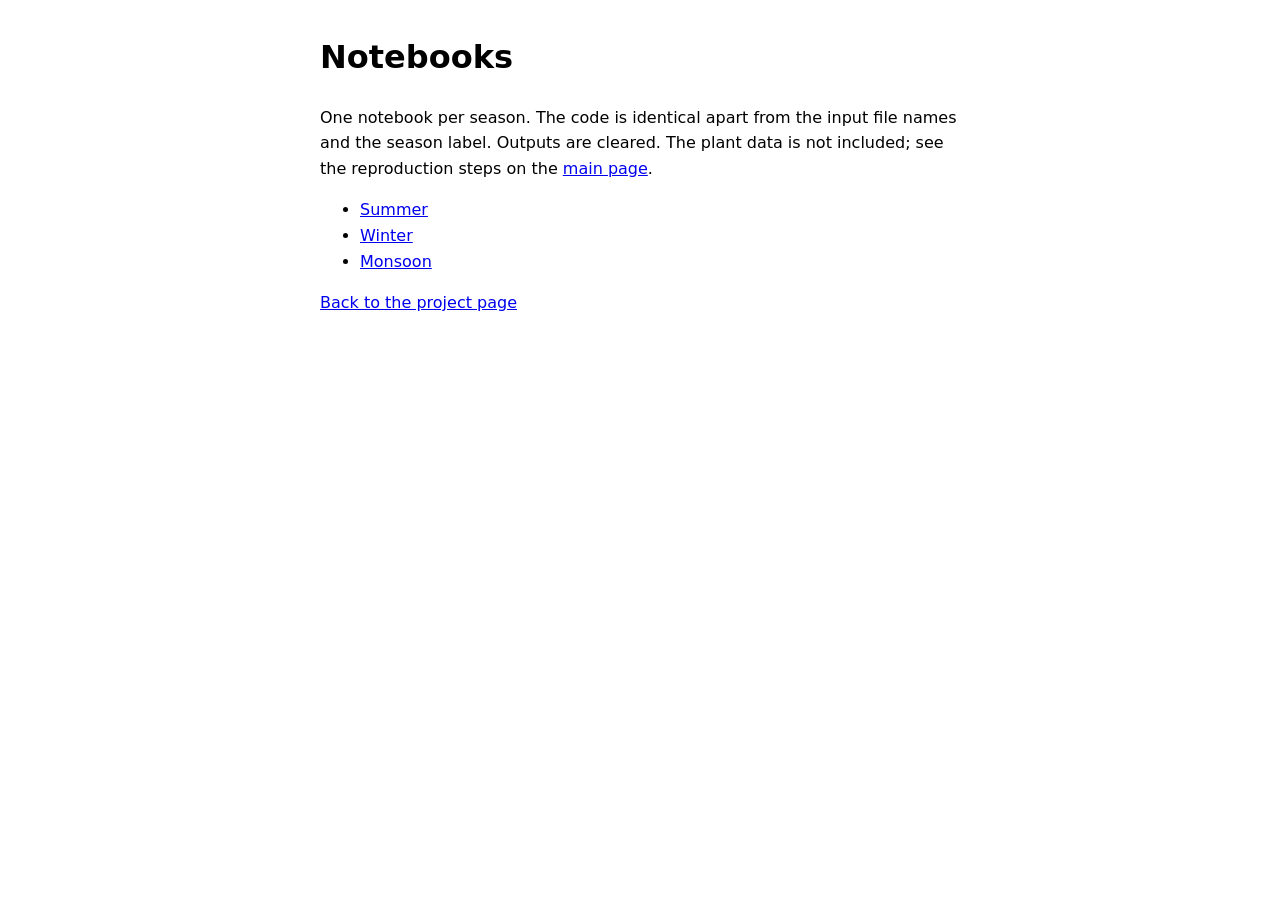
<file: code/index.html>
<!DOCTYPE html>
<html lang="en"><head><meta charset="utf-8"><meta name="viewport" content="width=device-width, initial-scale=1">
<title>Notebooks | Solar PV forecasting</title>
<style>body{font-family:system-ui,sans-serif;max-width:40rem;margin:2rem auto;padding:0 1rem;line-height:1.6}code{background:#e6edf2;padding:.1em .35em;border-radius:3px}</style></head>
<body>
<h1>Notebooks</h1>
<p>One notebook per season. The code is identical apart from the input file names and the season label. Outputs are cleared. The plant data is not included; see the reproduction steps on the <a href="../index.html#reproduce">main page</a>.</p>
<ul>
<li><a href="Shivansh_24110330_Summer_Both.ipynb">Summer</a></li>
<li><a href="Shivansh_24110330_Winter_Both.ipynb">Winter</a></li>
<li><a href="Shivansh_24110330_MonsoonBoth.ipynb">Monsoon</a></li>
</ul>
<p><a href="../index.html">Back to the project page</a></p>
</body></html>
</file>
<file: assets/style.css>
:root{
  --bg:#f2f5f7;
  --panel:#ffffff;
  --ink:#14293d;
  --muted:#4b6073;
  --rule:#d3dce3;
  --soft:#e6edf2;
  --cobalt:#1f4fa8;
  --cobalt-soft:#dbe6f7;
  --amber:#e9a21b;
  --amber-ink:#8a5200;
  --amber-soft:#fbeccb;
  --teal:#0f7b6c;
  --alert:#b3321f;
  --alert-soft:#f7dfd9;
  --display:"Bricolage Grotesque","Segoe UI",system-ui,-apple-system,Helvetica,Arial,sans-serif;
  --body:"Source Serif 4",Georgia,"Times New Roman",serif;
  --radius:6px;
}
@media (prefers-color-scheme:dark){
  :root{
    --bg:#0f1a25;--panel:#16232f;--ink:#e6eef5;--muted:#a3b5c4;--rule:#2b3b49;--soft:#1d2d3b;
    --cobalt:#7fa8ee;--cobalt-soft:#1f3552;--amber:#f0b445;--amber-ink:#f0c26a;--amber-soft:#3a2f14;
    --teal:#4cc2b0;--alert:#f0806d;--alert-soft:#3d221c;
  }
  .plot img{background:#fff}
}
*{box-sizing:border-box}
html{scroll-behavior:smooth;scroll-padding-top:1.5rem}
@media (prefers-reduced-motion:reduce){html{scroll-behavior:auto}*{transition:none!important;animation:none!important}}
body{margin:0;background:var(--bg);color:var(--ink);font-family:var(--body);font-size:1.0625rem;line-height:1.65}
h1,h2,h3,h4,.ui{font-family:var(--display)}
h1{font-size:clamp(2rem,4.6vw,3.4rem);line-height:1.05;font-weight:700;letter-spacing:-.02em;margin:0 0 1rem;max-width:20ch}
h2{font-size:clamp(1.5rem,2.6vw,2rem);line-height:1.15;font-weight:700;letter-spacing:-.01em;margin:0 0 1rem}
h3{font-size:1.15rem;font-weight:650;margin:2rem 0 .5rem}
p{margin:0 0 1rem}
a{color:var(--cobalt)}
a:focus-visible,button:focus-visible,select:focus-visible,summary:focus-visible,circle:focus-visible{outline:3px solid var(--amber);outline-offset:2px}
code{font-family:ui-monospace,SFMono-Regular,Menlo,Consolas,monospace;font-size:.88em;background:var(--soft);padding:.08em .35em;border-radius:3px}
.skip{position:absolute;left:-999px;top:0;background:var(--ink);color:var(--bg);padding:.5rem 1rem;z-index:50}
.skip:focus{left:0}

/* layout */
.shell{display:grid;grid-template-columns:1fr;max-width:76rem;margin:0 auto;padding:0 1.25rem}
@media (min-width:1100px){.shell{grid-template-columns:11.5rem minmax(0,1fr);gap:2.5rem}}
.toc{display:none}
@media (min-width:1100px){
  .toc{display:block;position:sticky;top:0;align-self:start;padding:2rem 0;height:100vh;overflow:auto}
  .toc strong{display:block;font-family:var(--display);font-size:.95rem;margin-bottom:.75rem}
  .toc a{display:block;font-family:var(--display);font-size:.9rem;color:var(--muted);text-decoration:none;padding:.28rem 0 .28rem .8rem;border-left:3px solid var(--rule)}
  .toc a:hover{color:var(--ink)}
  .toc a[aria-current="true"]{color:var(--ink);font-weight:650;border-left-color:var(--amber)}
}
main{min-width:0}
section{padding:3rem 0 1rem;border-top:1px solid var(--rule)}
section.first{border-top:0;padding-top:2.5rem}
.prose{max-width:40rem}
.prose ul,.prose ol{padding-left:1.2rem;margin:0 0 1rem}
.prose li{margin-bottom:.35rem}
.small{font-size:.92rem;color:var(--muted)}
.note{background:var(--amber-soft);border-left:4px solid var(--amber);padding:.75rem 1rem;border-radius:0 var(--radius) var(--radius) 0;font-size:.98rem;max-width:40rem;margin:1rem 0}
.note.alert{background:var(--alert-soft);border-left-color:var(--alert)}
.note strong{font-family:var(--display)}

/* hero */
.hero .byline{font-family:var(--display);font-size:.95rem;color:var(--muted);margin:0 0 1.5rem}
.hero .lead{font-size:1.2rem;max-width:38rem}

/* controls */
.controls{display:flex;flex-wrap:wrap;gap:1rem 1.75rem;align-items:flex-end;margin-bottom:1rem}
.ctl{display:flex;flex-direction:column;gap:.3rem;border:0;padding:0;margin:0}
.ctl legend,.ctl>span{font-family:var(--display);font-size:.85rem;color:var(--muted);padding:0;margin-bottom:.3rem}
.seg{display:inline-flex;border:1px solid var(--rule);border-radius:var(--radius);overflow:hidden;background:var(--panel)}
.seg button{font-family:var(--display);font-size:.92rem;background:transparent;color:var(--ink);border:0;border-right:1px solid var(--rule);padding:.5rem .95rem;cursor:pointer;min-height:2.5rem}
.seg button:last-child{border-right:0}
.seg button:hover{background:var(--soft)}
.seg button[aria-checked="true"],.seg button[aria-pressed="true"]{background:var(--ink);color:var(--bg)}
.seg button small{display:block;font-size:.72rem;opacity:.8;font-weight:400}

/* information rail */
.rail{margin:1.25rem 0 1.25rem;padding:0;display:grid;grid-template-columns:repeat(4,1fr);position:relative}
.rail::before{content:"";position:absolute;left:12.5%;right:12.5%;top:1.15rem;height:4px;background:var(--rule);border-radius:2px}
.rail .fill{position:absolute;left:12.5%;top:1.15rem;height:4px;background:var(--amber);border-radius:2px;width:0;transition:width .35s ease}
.rail .step{position:relative;text-align:center}
.rail button{all:unset;cursor:pointer;display:flex;flex-direction:column;align-items:center;gap:.4rem;width:100%;padding:0 .25rem .25rem}
.rail button:focus-visible{outline:3px solid var(--amber);outline-offset:2px;border-radius:var(--radius)}
.node{width:2.3rem;height:2.3rem;border-radius:50%;border:3px solid var(--rule);background:var(--panel);display:grid;place-items:center;position:relative;z-index:1;font-family:var(--display);font-weight:700;font-size:.9rem;transition:background .25s,border-color .25s}
.rail button[aria-checked="true"] .node{background:var(--ink);border-color:var(--ink);color:var(--bg)}
.rail button.reached .node{border-color:var(--amber)}
.rail .t{font-family:var(--display);font-size:.9rem;font-weight:650;line-height:1.2}
.rail .d{font-family:var(--display);font-size:.78rem;color:var(--muted);line-height:1.25;max-width:11rem}
@media (max-width:640px){.rail .d{display:none}.rail .t{font-size:.78rem}}

/* explorer */
.explorer{display:grid;gap:1rem;grid-template-columns:1fr}
.plot,.score,.card{background:var(--panel);border:1px solid var(--rule);border-radius:var(--radius)}
.plot{padding:.5rem;position:relative}
.plot img{display:block;width:100%;height:auto;border-radius:3px}
.plot figcaption{font-family:var(--display);font-size:.82rem;color:var(--muted);padding:.5rem .35rem .15rem}
.empty{min-height:14rem;display:grid;place-items:center;text-align:center;padding:1.5rem;color:var(--muted);font-family:var(--display)}
.score{padding:1rem 1.1rem;display:grid;grid-template-columns:repeat(auto-fit,minmax(14.5rem,1fr));gap:1rem 2rem}
.score h3{font-size:1rem}.score .kv{max-width:18rem}
.score h3{margin:0 0 .15rem;font-size:1rem}
.score .sub{font-family:var(--display);font-size:.82rem;color:var(--muted);margin:0 0 .9rem}
.big{font-family:var(--display);font-size:2.6rem;font-weight:700;line-height:1;letter-spacing:-.02em;font-variant-numeric:tabular-nums}
.big small{font-size:1rem;font-weight:500;color:var(--muted);margin-left:.2rem}
.range{font-family:var(--display);font-size:.85rem;color:var(--muted);margin:.3rem 0 .9rem;font-variant-numeric:tabular-nums}
.kv{display:grid;grid-template-columns:1fr auto;gap:.3rem 1rem;font-family:var(--display);font-size:.9rem;margin:0 0 .9rem;font-variant-numeric:tabular-nums}
.kv dt{color:var(--muted)}
.kv dd{margin:0;text-align:right;font-weight:600}
.delta{font-family:var(--display);font-size:.9rem;padding:.45rem .6rem;border-radius:var(--radius);background:var(--soft);margin-bottom:.9rem}
.delta.good{background:var(--cobalt-soft)}
.delta.bad{background:var(--alert-soft)}
.chips{display:flex;flex-wrap:wrap;gap:.3rem;margin:.35rem 0 0;padding:0;list-style:none}
.chips li{font-family:var(--display);font-size:.76rem;background:var(--soft);padding:.15rem .5rem;border-radius:999px}
.spark{margin:.2rem 0 .9rem}
.spark svg{width:100%;height:auto;display:block}

/* chart blocks */
.charts{display:grid;gap:1rem;grid-template-columns:1fr}
@media (min-width:820px){.charts{grid-template-columns:repeat(3,1fr)}}
.chart{background:var(--panel);border:1px solid var(--rule);border-radius:var(--radius);padding:.75rem .5rem .5rem}
.chart h3{margin:0 0 .25rem .5rem;font-size:1rem}
.chart svg{width:100%;height:auto;display:block;overflow:visible}
.axis text,.lab{font-family:var(--display);font-size:11px;fill:var(--muted)}
.gridline{stroke:var(--rule);stroke-width:1}
.legend{display:flex;flex-wrap:wrap;gap:.4rem 1.2rem;font-family:var(--display);font-size:.85rem;margin:.75rem 0}
.legend span{display:inline-flex;align-items:center;gap:.4rem}
.legend svg{width:34px;height:12px}
.tip{position:fixed;pointer-events:none;background:var(--ink);color:var(--bg);font-family:var(--display);font-size:.8rem;padding:.4rem .6rem;border-radius:var(--radius);z-index:30;max-width:16rem;opacity:0;transition:opacity .1s}
.tip.on{opacity:1}
details.tbl{margin-top:1rem}
details.tbl summary{font-family:var(--display);cursor:pointer;font-size:.92rem}
.tablewrap{overflow-x:auto;margin-top:.5rem;border:1px solid var(--rule);border-radius:var(--radius);background:var(--panel)}
table{border-collapse:collapse;width:100%;font-family:var(--display);font-size:.86rem;font-variant-numeric:tabular-nums}
th,td{padding:.4rem .65rem;text-align:left;border-bottom:1px solid var(--rule);vertical-align:top}
#restable th,#restable td,#leaktable th,#leaktable td{white-space:nowrap}
th{font-weight:650;background:var(--soft)}
td.num,th.num{text-align:right}
tr:last-child td{border-bottom:0}

/* selection explorer */
.steps{list-style:none;margin:1rem 0 0;padding:0;display:grid;gap:.25rem}
.steps li{display:grid;grid-template-columns:2rem minmax(7rem,13rem) 1fr 4.2rem;gap:.6rem;align-items:center;font-family:var(--display);font-size:.84rem}
.steps .n{color:var(--muted);text-align:right}
.steps .f{overflow:hidden;text-overflow:ellipsis;white-space:nowrap}
.steps .bar{height:.9rem;background:var(--soft);border-radius:2px;position:relative}
.steps .bar i{position:absolute;left:0;top:0;bottom:0;border-radius:2px;background:var(--rule)}
.steps li.kept .bar i{background:var(--cobalt)}
.steps li.pruned .bar i{background:repeating-linear-gradient(45deg,var(--amber),var(--amber) 4px,var(--amber-soft) 4px,var(--amber-soft) 8px)}
.steps li.best .f::after{content:" (new best)";color:var(--cobalt);font-weight:650}
.steps .v{text-align:right;font-variant-numeric:tabular-nums}
.sel-summary{margin:1rem 0;font-family:var(--display);font-size:.92rem}

/* errors */
.cases{display:grid;gap:1.25rem}
.case{display:grid;gap:1rem;grid-template-columns:1fr;background:var(--panel);border:1px solid var(--rule);border-radius:var(--radius);padding:1rem}
@media (min-width:900px){.case{grid-template-columns:minmax(0,1.25fr) minmax(0,1fr)}}
.case img{width:100%;height:auto;display:block;background:#fff;border-radius:3px}
.case h3{margin:0 0 .4rem}
.btn{font-family:var(--display);font-size:.9rem;background:var(--ink);color:var(--bg);border:0;border-radius:var(--radius);padding:.55rem .9rem;cursor:pointer;min-height:2.5rem}
.btn:hover{opacity:.9}
.btn.ghost{background:transparent;color:var(--ink);border:1px solid var(--ink)}

/* tables inside prose */
.feat-grid{display:grid;gap:1rem;grid-template-columns:1fr}
@media (min-width:760px){.feat-grid{grid-template-columns:repeat(2,1fr)}}
.card{padding:1rem 1.1rem}
.card h3{margin-top:0}
.dot{display:inline-block;width:.7rem;height:.7rem;border-radius:50%;background:var(--alert);vertical-align:middle}
.dot.off{background:var(--rule)}
footer{border-top:1px solid var(--rule);margin-top:3rem;padding:2rem 0 3rem;font-family:var(--display);font-size:.9rem;color:var(--muted)}
.pre{font-family:ui-monospace,SFMono-Regular,Menlo,Consolas,monospace;font-size:.85rem;background:var(--panel);border:1px solid var(--rule);border-radius:var(--radius);padding:.9rem 1rem;overflow-x:auto;white-space:pre;line-height:1.5;max-width:44rem}
[hidden]{display:none!important}

.rev-grid{display:grid;gap:1rem;grid-template-columns:minmax(0,1fr);margin-bottom:1rem}
@media (min-width:900px){.rev-grid{grid-template-columns:minmax(0,1fr) minmax(0,1fr)}}
.charts>*{min-width:0}
</file>
